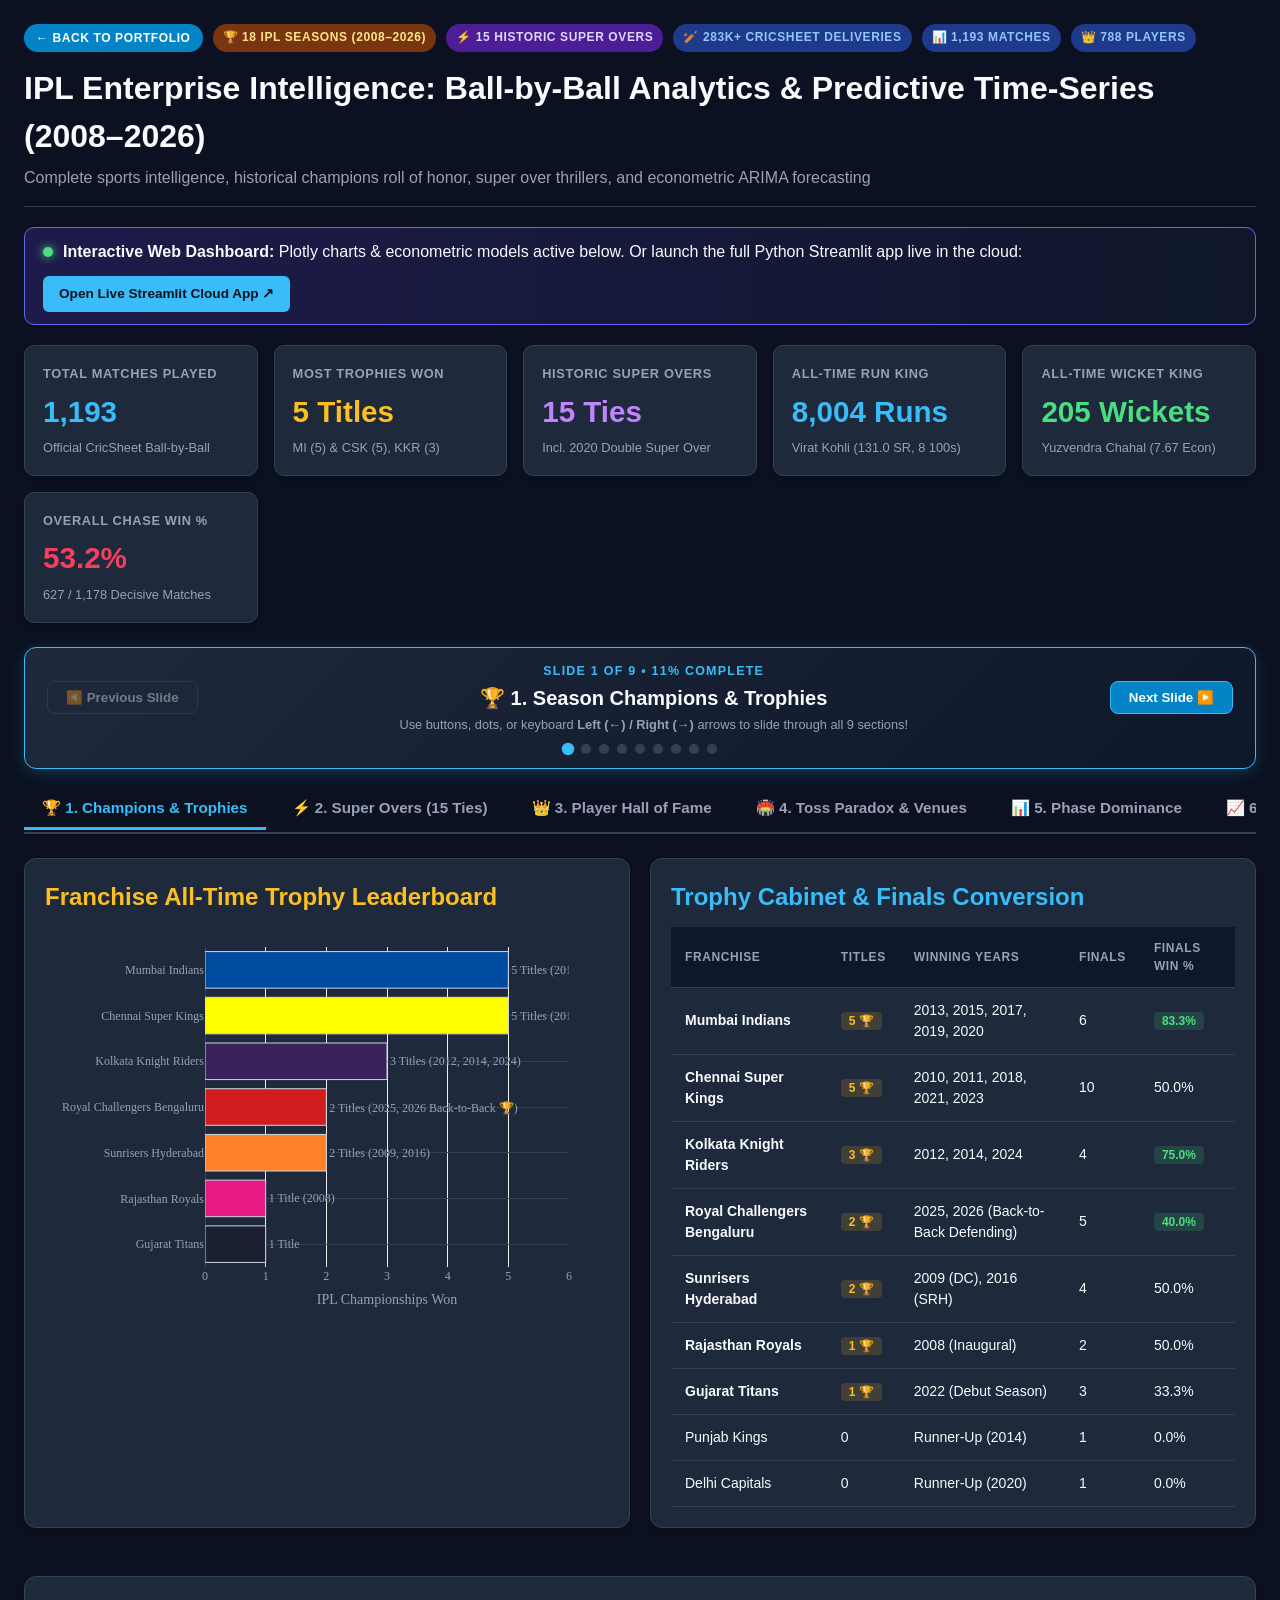
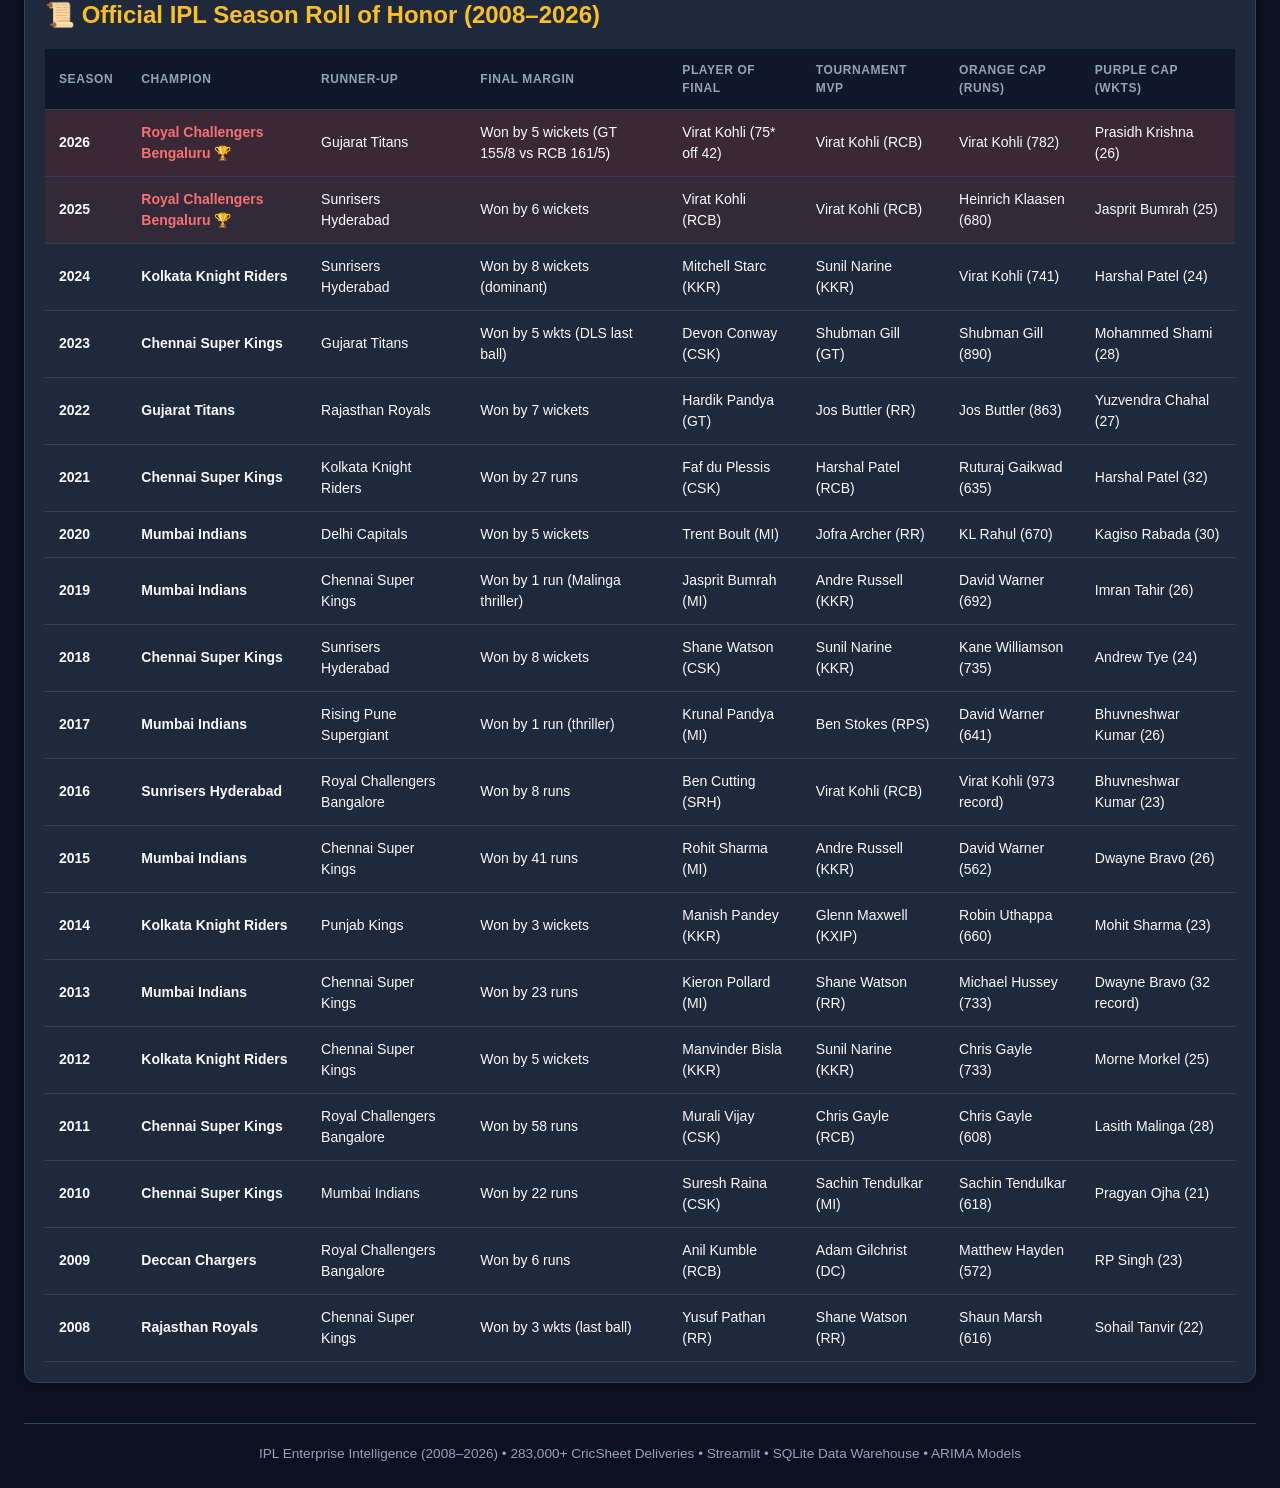
<file: projects/ipl-analytics/index.html>
<!DOCTYPE html>
<html lang="en">
<head>
    <meta charset="UTF-8">
    <meta name="viewport" content="width=device-width, initial-scale=1.0">
    <title>IPL Enterprise Intelligence: Ball-by-Ball Analytics & Predictive Time-Series (2008–2026)</title>
    <!-- Plotly.js CDN -->
    <script src="https://cdn.plot.ly/plotly-2.35.2.min.js"></script>
    <style>
        :root {
            --bg-primary: #0b1120;
            --bg-card: #1e293b;
            --bg-card-hover: #24344d;
            --border-color: #334155;
            --text-primary: #f8fafc;
            --text-secondary: #94a3b8;
            --accent-blue: #38bdf8;
            --accent-green: #4ade80;
            --accent-orange: #fb923c;
            --accent-purple: #c084fc;
            --accent-gold: #fbbf24;
            --accent-rose: #f43f5e;
        }

        * {
            box-sizing: border-box;
            margin: 0;
            padding: 0;
            font-family: -apple-system, BlinkMacSystemFont, "Segoe UI", Roboto, Helvetica, Arial, sans-serif;
        }

        body {
            background-color: var(--bg-primary);
            color: var(--text-primary);
            padding: 24px;
            line-height: 1.5;
        }

        .container {
            max-width: 1440px;
            margin: 0 auto;
        }

        header {
            margin-bottom: 20px;
            border-bottom: 1px solid var(--border-color);
            padding-bottom: 16px;
        }

        .badge-row {
            display: flex;
            gap: 10px;
            margin-bottom: 12px;
            flex-wrap: wrap;
        }

        .badge {
            background-color: #1e3a8a;
            color: #93c5fd;
            font-size: 0.75rem;
            font-weight: 700;
            padding: 4px 10px;
            border-radius: 9999px;
            letter-spacing: 0.05em;
            text-transform: uppercase;
        }

        .badge-gold {
            background-color: #78350f;
            color: #fde68a;
        }

        .badge-purple {
            background-color: #4c1d95;
            color: #ddd6fe;
        }

        h1 {
            font-size: 2rem;
            font-weight: 800;
            color: var(--text-primary);
            margin-bottom: 6px;
        }

        .subtitle {
            font-size: 1rem;
            color: var(--text-secondary);
        }

        /* Top Bar Info */
        .live-bar {
            background: linear-gradient(90deg, #1e1b4b, #0f172a);
            border: 1px solid #6366f1;
            border-radius: 10px;
            padding: 12px 18px;
            margin-bottom: 20px;
            display: flex;
            justify-content: space-between;
            align-items: center;
            flex-wrap: wrap;
            gap: 12px;
        }

        .live-bar a {
            background: #38bdf8;
            color: #0b1120;
            text-decoration: none;
            padding: 8px 16px;
            border-radius: 6px;
            font-weight: 700;
            font-size: 0.85rem;
            transition: 0.2s;
        }
        .live-bar a:hover {
            background: #7dd3fc;
        }

        /* Navigation Tabs */
        .tab-nav {
            display: flex;
            gap: 8px;
            margin-bottom: 24px;
            border-bottom: 2px solid var(--border-color);
            overflow-x: auto;
            padding-bottom: 2px;
        }

        .tab-btn {
            background: transparent;
            color: var(--text-secondary);
            border: none;
            padding: 10px 18px;
            font-size: 0.95rem;
            font-weight: 600;
            cursor: pointer;
            border-bottom: 3px solid transparent;
            transition: all 0.2s;
            white-space: nowrap;
        }

        .tab-btn:hover {
            color: var(--text-primary);
            background: rgba(255, 255, 255, 0.04);
        }

        .tab-btn.active {
            color: var(--accent-blue);
            border-bottom: 3px solid var(--accent-blue);
        }

        .tab-pane {
            display: none;
        }

        .tab-pane.active {
            display: block;
        }

        /* KPI Grid */
        .kpi-grid {
            display: grid;
            grid-template-columns: repeat(auto-fit, minmax(210px, 1fr));
            gap: 16px;
            margin-bottom: 24px;
        }

        .kpi-card {
            background: var(--bg-card);
            border: 1px solid var(--border-color);
            border-radius: 10px;
            padding: 18px;
            box-shadow: 0 4px 6px -1px rgba(0, 0, 0, 0.2);
            transition: transform 0.2s;
        }

        .kpi-card:hover {
            transform: translateY(-2px);
            background: var(--bg-card-hover);
        }

        .kpi-title {
            font-size: 0.8rem;
            text-transform: uppercase;
            font-weight: 700;
            color: var(--text-secondary);
            margin-bottom: 6px;
            letter-spacing: 0.05em;
        }

        .kpi-val {
            font-size: 1.85rem;
            font-weight: 800;
            color: var(--accent-blue);
        }

        .kpi-sub {
            font-size: 0.8rem;
            color: var(--text-secondary);
            margin-top: 4px;
        }

        /* Grid Layouts */
        .grid-2 {
            display: grid;
            grid-template-columns: 1fr 1fr;
            gap: 20px;
            margin-bottom: 24px;
        }

        @media (max-width: 1024px) {
            .grid-2 {
                grid-template-columns: 1fr;
            }
        }

        .card-box {
            background: var(--bg-card);
            border: 1px solid var(--border-color);
            border-radius: 12px;
            padding: 20px;
            box-shadow: 0 4px 6px -1px rgba(0, 0, 0, 0.2);
            margin-bottom: 24px;
            overflow-x: auto;
            -webkit-overflow-scrolling: touch;
        }

        @media (max-width: 768px) {
            body {
                padding: 12px;
            }
            h1 {
                font-size: 1.35rem;
            }
            .subtitle {
                font-size: 0.85rem;
            }
            .kpi-val {
                font-size: 1.45rem;
            }
            .card-box {
                padding: 14px;
            }
            .tab-btn {
                padding: 8px 12px;
                font-size: 0.85rem;
            }
            .live-bar {
                flex-direction: column;
                align-items: flex-start;
            }
            .live-bar a {
                width: 100%;
                text-align: center;
            }
        }

        /* Champions & Super Over Cards */
        .champ-card {
            background: linear-gradient(135deg, #1e293b 0%, #0f172a 100%);
            border: 1px solid #475569;
            border-radius: 10px;
            padding: 16px;
            margin-bottom: 14px;
        }

        .champ-card:hover {
            border-color: var(--accent-gold);
        }

        .so-card {
            background: linear-gradient(135deg, #2e1065 0%, #1e1b4b 100%);
            border: 1px solid #7c3aed;
            border-radius: 10px;
            padding: 16px;
            margin-bottom: 14px;
        }

        .so-card.double {
            border: 2px solid #ec4899;
            background: linear-gradient(135deg, #500724 0%, #2e1065 100%);
        }

        /* Tables */
        table {
            width: 100%;
            border-collapse: collapse;
            font-size: 0.875rem;
            text-align: left;
            margin-top: 10px;
            min-width: 480px;
        }

        th, td {
            padding: 12px 14px;
            border-bottom: 1px solid var(--border-color);
        }

        th {
            background-color: #0f172a;
            color: var(--text-secondary);
            text-transform: uppercase;
            font-size: 0.75rem;
            letter-spacing: 0.05em;
        }

        tr:hover {
            background-color: rgba(255, 255, 255, 0.03);
        }

        .tag-pass {
            background: rgba(74, 222, 128, 0.15);
            color: #4ade80;
            padding: 2px 8px;
            border-radius: 4px;
            font-weight: 600;
            font-size: 0.75rem;
        }

        .tag-gold {
            background: rgba(251, 191, 36, 0.15);
            color: #fbbf24;
            padding: 2px 8px;
            border-radius: 4px;
            font-weight: 700;
            font-size: 0.75rem;
        }

        footer {
            text-align: center;
            font-size: 0.85rem;
            color: var(--text-secondary);
            margin-top: 40px;
            padding-top: 20px;
            border-top: 1px solid var(--border-color);
        }
    </style>
</head>
<body>
    <div class="container">
        <header>
            <div class="badge-row">
                <a href="../../index.html" class="badge" style="background-color: #0284c7; color: #fff; text-decoration: none; display: inline-flex; align-items: center; gap: 4px; padding: 5px 12px;">← Back to Portfolio</a>
                <span class="badge badge-gold">🏆 18 IPL Seasons (2008–2026)</span>
                <span class="badge badge-purple">⚡ 15 Historic Super Overs</span>
                <span class="badge">🏏 283k+ CricSheet Deliveries</span>
                <span class="badge">📊 1,193 Matches</span>
                <span class="badge">👑 788 Players</span>
            </div>
            <h1>IPL Enterprise Intelligence: Ball-by-Ball Analytics & Predictive Time-Series (2008–2026)</h1>
            <p class="subtitle">Complete sports intelligence, historical champions roll of honor, super over thrillers, and econometric ARIMA forecasting</p>
        </header>

        <!-- Live Interactive Web Dashboard Bar -->
        <div class="live-bar">
            <div style="display: flex; align-items: center; gap: 10px;">
                <span style="display: inline-block; width: 10px; height: 10px; border-radius: 50%; background: #4ade80; box-shadow: 0 0 10px #4ade80; flex-shrink: 0;"></span>
                <span><strong>Interactive Web Dashboard:</strong> Plotly charts &amp; econometric models active below. Or launch the full Python Streamlit app live in the cloud:</span>
            </div>
            <a href="https://ankur-pal-ipl-analytics.streamlit.app/" target="_blank" rel="noopener">Open Live Streamlit Cloud App ↗</a>
        </div>

        <!-- Global Master KPIs -->
        <div class="kpi-grid">
            <div class="kpi-card">
                <div class="kpi-title">Total Matches Played</div>
                <div class="kpi-val">1,193</div>
                <div class="kpi-sub">Official CricSheet Ball-by-Ball</div>
            </div>
            <div class="kpi-card">
                <div class="kpi-title">Most Trophies Won</div>
                <div class="kpi-val" style="color: #fbbf24;">5 Titles</div>
                <div class="kpi-sub">MI (5) & CSK (5), KKR (3)</div>
            </div>
            <div class="kpi-card">
                <div class="kpi-title">Historic Super Overs</div>
                <div class="kpi-val" style="color: #c084fc;">15 Ties</div>
                <div class="kpi-sub">Incl. 2020 Double Super Over</div>
            </div>
            <div class="kpi-card">
                <div class="kpi-title">All-Time Run King</div>
                <div class="kpi-val" style="color: #38bdf8;">8,004 Runs</div>
                <div class="kpi-sub">Virat Kohli (131.0 SR, 8 100s)</div>
            </div>
            <div class="kpi-card">
                <div class="kpi-title">All-Time Wicket King</div>
                <div class="kpi-val" style="color: #4ade80;">205 Wickets</div>
                <div class="kpi-sub">Yuzvendra Chahal (7.67 Econ)</div>
            </div>
            <div class="kpi-card">
                <div class="kpi-title">Overall Chase Win %</div>
                <div class="kpi-val" style="color: #f43f5e;">53.2%</div>
                <div class="kpi-sub">627 / 1,178 Decisive Matches</div>
            </div>
        </div>

        <!-- Master Slide Presentation Deck Controller -->
        <div style="background: linear-gradient(135deg, #1e293b 0%, #0f172a 100%); border: 1.5px solid #38bdf8; border-radius: 12px; padding: 14px 22px; margin-bottom: 20px; box-shadow: 0 4px 16px rgba(56, 189, 248, 0.2);">
            <div style="display: flex; justify-content: space-between; align-items: center; flex-wrap: wrap; gap: 10px;">
                <button onclick="changeSlide(-1)" id="btn-prev-slide" style="background: #1e293b; border: 1px solid #475569; color: #f8fafc; padding: 8px 18px; border-radius: 8px; font-weight: 700; cursor: pointer; transition: all 0.2s;">◀️ Previous Slide</button>
                <div style="text-align: center;">
                    <div style="font-size: 0.78rem; font-weight: 800; color: #38bdf8; letter-spacing: 0.1em; text-transform: uppercase;" id="slide-num-indicator">SLIDE 1 OF 9 • 11% COMPLETE</div>
                    <div style="font-size: 1.25rem; font-weight: 800; color: #f8fafc; margin: 2px 0;" id="slide-title-indicator">🏆 1. Season Champions & Trophies</div>
                    <div style="font-size: 0.8rem; color: #94a3b8;">Use buttons, dots, or keyboard <strong>Left (←) / Right (→)</strong> arrows to slide through all 9 sections!</div>
                </div>
                <button onclick="changeSlide(1)" id="btn-next-slide" style="background: #0284c7; border: 1px solid #38bdf8; color: #ffffff; padding: 8px 18px; border-radius: 8px; font-weight: 700; cursor: pointer; transition: all 0.2s;">Next Slide ▶️</button>
            </div>
            <!-- Slide Dots -->
            <div style="display: flex; justify-content: center; gap: 8px; margin-top: 10px;" id="slide-dots-container"></div>
        </div>

        <!-- Master Navigation Tabs -->
        <div class="tab-nav">
            <button class="tab-btn active" onclick="currentSlideIdx=0; updateSlideUI();">🏆 1. Champions & Trophies</button>
            <button class="tab-btn" onclick="currentSlideIdx=1; updateSlideUI();">⚡ 2. Super Overs (15 Ties)</button>
            <button class="tab-btn" onclick="currentSlideIdx=2; updateSlideUI();">👑 3. Player Hall of Fame</button>
            <button class="tab-btn" onclick="currentSlideIdx=3; updateSlideUI();">🏟️ 4. Toss Paradox & Venues</button>
            <button class="tab-btn" onclick="currentSlideIdx=4; updateSlideUI();">📊 5. Phase Dominance</button>
            <button class="tab-btn" onclick="currentSlideIdx=5; updateSlideUI();">📈 6. ARIMA Forecasting</button>
            <button class="tab-btn" onclick="currentSlideIdx=6; updateSlideUI();">⚔️ 7. Franchise Rivalries</button>
            <button class="tab-btn" onclick="currentSlideIdx=7; updateSlideUI();">🏏 8. IPL 2026 Standings</button>
            <button class="tab-btn" onclick="currentSlideIdx=8; updateSlideUI();">🗄️ 9. Master SQL Suite</button>
        </div>

        <!-- ========================================================= -->
        <!-- TAB 1: SEASON CHAMPIONS & TROPHY CABINET -->
        <!-- ========================================================= -->
        <div id="tab-champions" class="tab-pane active">
            <div class="grid-2">
                <div class="card-box">
                    <h2 style="margin-bottom: 12px; color: var(--accent-gold);">Franchise All-Time Trophy Leaderboard</h2>
                    <div id="chart-trophies" style="height: 380px;"></div>
                </div>
                <div class="card-box">
                    <h2 style="margin-bottom: 12px; color: var(--accent-blue);">Trophy Cabinet & Finals Conversion</h2>
                    <table>
                        <thead>
                            <tr>
                                <th>Franchise</th>
                                <th>Titles</th>
                                <th>Winning Years</th>
                                <th>Finals</th>
                                <th>Finals Win %</th>
                            </tr>
                        </thead>
                        <tbody>
                            <tr><td><strong>Mumbai Indians</strong></td><td><span class="tag-gold">5 🏆</span></td><td>2013, 2015, 2017, 2019, 2020</td><td>6</td><td><span class="tag-pass">83.3%</span></td></tr>
                            <tr><td><strong>Chennai Super Kings</strong></td><td><span class="tag-gold">5 🏆</span></td><td>2010, 2011, 2018, 2021, 2023</td><td>10</td><td>50.0%</td></tr>
                            <tr><td><strong>Kolkata Knight Riders</strong></td><td><span class="tag-gold">3 🏆</span></td><td>2012, 2014, 2024</td><td>4</td><td><span class="tag-pass">75.0%</span></td></tr>
                            <tr><td><strong>Royal Challengers Bengaluru</strong></td><td><span class="tag-gold">2 🏆</span></td><td>2025, 2026 (Back-to-Back Defending)</td><td>5</td><td><span class="tag-pass">40.0%</span></td></tr>
                            <tr><td><strong>Sunrisers Hyderabad</strong></td><td><span class="tag-gold">2 🏆</span></td><td>2009 (DC), 2016 (SRH)</td><td>4</td><td>50.0%</td></tr>
                            <tr><td><strong>Rajasthan Royals</strong></td><td><span class="tag-gold">1 🏆</span></td><td>2008 (Inaugural)</td><td>2</td><td>50.0%</td></tr>
                            <tr><td><strong>Gujarat Titans</strong></td><td><span class="tag-gold">1 🏆</span></td><td>2022 (Debut Season)</td><td>3</td><td>33.3%</td></tr>
                            <tr><td>Punjab Kings</td><td>0</td><td>Runner-Up (2014)</td><td>1</td><td>0.0%</td></tr>
                            <tr><td>Delhi Capitals</td><td>0</td><td>Runner-Up (2020)</td><td>1</td><td>0.0%</td></tr>
                        </tbody>
                    </table>
                </div>
            </div>

            <div class="card-box">
                <h2 style="margin-bottom: 16px; color: var(--accent-gold);">📜 Official IPL Season Roll of Honor (2008–2026)</h2>
                <table>
                    <thead>
                        <tr>
                            <th>Season</th>
                            <th>Champion</th>
                            <th>Runner-Up</th>
                            <th>Final Margin</th>
                            <th>Player of Final</th>
                            <th>Tournament MVP</th>
                            <th>Orange Cap (Runs)</th>
                            <th>Purple Cap (Wkts)</th>
                        </tr>
                    </thead>
                    <tbody>
                        <tr style="background: rgba(220, 38, 38, 0.15);"><td><strong>2026</strong></td><td><strong style="color: #f87171;">Royal Challengers Bengaluru 🏆</strong></td><td>Gujarat Titans</td><td>Won by 5 wickets (GT 155/8 vs RCB 161/5)</td><td>Virat Kohli (75* off 42)</td><td>Virat Kohli (RCB)</td><td>Virat Kohli (782)</td><td>Prasidh Krishna (26)</td></tr>
                        <tr style="background: rgba(220, 38, 38, 0.1);"><td><strong>2025</strong></td><td><strong style="color: #f87171;">Royal Challengers Bengaluru 🏆</strong></td><td>Sunrisers Hyderabad</td><td>Won by 6 wickets</td><td>Virat Kohli (RCB)</td><td>Virat Kohli (RCB)</td><td>Heinrich Klaasen (680)</td><td>Jasprit Bumrah (25)</td></tr>
                        <tr><td><strong>2024</strong></td><td><strong>Kolkata Knight Riders</strong></td><td>Sunrisers Hyderabad</td><td>Won by 8 wickets (dominant)</td><td>Mitchell Starc (KKR)</td><td>Sunil Narine (KKR)</td><td>Virat Kohli (741)</td><td>Harshal Patel (24)</td></tr>
                        <tr><td><strong>2023</strong></td><td><strong>Chennai Super Kings</strong></td><td>Gujarat Titans</td><td>Won by 5 wkts (DLS last ball)</td><td>Devon Conway (CSK)</td><td>Shubman Gill (GT)</td><td>Shubman Gill (890)</td><td>Mohammed Shami (28)</td></tr>
                        <tr><td><strong>2022</strong></td><td><strong>Gujarat Titans</strong></td><td>Rajasthan Royals</td><td>Won by 7 wickets</td><td>Hardik Pandya (GT)</td><td>Jos Buttler (RR)</td><td>Jos Buttler (863)</td><td>Yuzvendra Chahal (27)</td></tr>
                        <tr><td><strong>2021</strong></td><td><strong>Chennai Super Kings</strong></td><td>Kolkata Knight Riders</td><td>Won by 27 runs</td><td>Faf du Plessis (CSK)</td><td>Harshal Patel (RCB)</td><td>Ruturaj Gaikwad (635)</td><td>Harshal Patel (32)</td></tr>
                        <tr><td><strong>2020</strong></td><td><strong>Mumbai Indians</strong></td><td>Delhi Capitals</td><td>Won by 5 wickets</td><td>Trent Boult (MI)</td><td>Jofra Archer (RR)</td><td>KL Rahul (670)</td><td>Kagiso Rabada (30)</td></tr>
                        <tr><td><strong>2019</strong></td><td><strong>Mumbai Indians</strong></td><td>Chennai Super Kings</td><td>Won by 1 run (Malinga thriller)</td><td>Jasprit Bumrah (MI)</td><td>Andre Russell (KKR)</td><td>David Warner (692)</td><td>Imran Tahir (26)</td></tr>
                        <tr><td><strong>2018</strong></td><td><strong>Chennai Super Kings</strong></td><td>Sunrisers Hyderabad</td><td>Won by 8 wickets</td><td>Shane Watson (CSK)</td><td>Sunil Narine (KKR)</td><td>Kane Williamson (735)</td><td>Andrew Tye (24)</td></tr>
                        <tr><td><strong>2017</strong></td><td><strong>Mumbai Indians</strong></td><td>Rising Pune Supergiant</td><td>Won by 1 run (thriller)</td><td>Krunal Pandya (MI)</td><td>Ben Stokes (RPS)</td><td>David Warner (641)</td><td>Bhuvneshwar Kumar (26)</td></tr>
                        <tr><td><strong>2016</strong></td><td><strong>Sunrisers Hyderabad</strong></td><td>Royal Challengers Bangalore</td><td>Won by 8 runs</td><td>Ben Cutting (SRH)</td><td>Virat Kohli (RCB)</td><td>Virat Kohli (973 record)</td><td>Bhuvneshwar Kumar (23)</td></tr>
                        <tr><td><strong>2015</strong></td><td><strong>Mumbai Indians</strong></td><td>Chennai Super Kings</td><td>Won by 41 runs</td><td>Rohit Sharma (MI)</td><td>Andre Russell (KKR)</td><td>David Warner (562)</td><td>Dwayne Bravo (26)</td></tr>
                        <tr><td><strong>2014</strong></td><td><strong>Kolkata Knight Riders</strong></td><td>Punjab Kings</td><td>Won by 3 wickets</td><td>Manish Pandey (KKR)</td><td>Glenn Maxwell (KXIP)</td><td>Robin Uthappa (660)</td><td>Mohit Sharma (23)</td></tr>
                        <tr><td><strong>2013</strong></td><td><strong>Mumbai Indians</strong></td><td>Chennai Super Kings</td><td>Won by 23 runs</td><td>Kieron Pollard (MI)</td><td>Shane Watson (RR)</td><td>Michael Hussey (733)</td><td>Dwayne Bravo (32 record)</td></tr>
                        <tr><td><strong>2012</strong></td><td><strong>Kolkata Knight Riders</strong></td><td>Chennai Super Kings</td><td>Won by 5 wickets</td><td>Manvinder Bisla (KKR)</td><td>Sunil Narine (KKR)</td><td>Chris Gayle (733)</td><td>Morne Morkel (25)</td></tr>
                        <tr><td><strong>2011</strong></td><td><strong>Chennai Super Kings</strong></td><td>Royal Challengers Bangalore</td><td>Won by 58 runs</td><td>Murali Vijay (CSK)</td><td>Chris Gayle (RCB)</td><td>Chris Gayle (608)</td><td>Lasith Malinga (28)</td></tr>
                        <tr><td><strong>2010</strong></td><td><strong>Chennai Super Kings</strong></td><td>Mumbai Indians</td><td>Won by 22 runs</td><td>Suresh Raina (CSK)</td><td>Sachin Tendulkar (MI)</td><td>Sachin Tendulkar (618)</td><td>Pragyan Ojha (21)</td></tr>
                        <tr><td><strong>2009</strong></td><td><strong>Deccan Chargers</strong></td><td>Royal Challengers Bangalore</td><td>Won by 6 runs</td><td>Anil Kumble (RCB)</td><td>Adam Gilchrist (DC)</td><td>Matthew Hayden (572)</td><td>RP Singh (23)</td></tr>
                        <tr><td><strong>2008</strong></td><td><strong>Rajasthan Royals</strong></td><td>Chennai Super Kings</td><td>Won by 3 wkts (last ball)</td><td>Yusuf Pathan (RR)</td><td>Shane Watson (RR)</td><td>Shaun Marsh (616)</td><td>Sohail Tanvir (22)</td></tr>
                    </tbody>
                </table>
            </div>
        </div>

        <!-- ========================================================= -->
        <!-- TAB 2: HISTORIC TIES & SUPER OVERS DEEP DIVE -->
        <!-- ========================================================= -->
        <div id="tab-superovers" class="tab-pane">
            <div class="card-box">
                <h2 style="margin-bottom: 12px; color: var(--accent-purple);">⚡ All 15 Historic Super Overs in IPL History (2008–2026)</h2>
                <p style="color: var(--text-secondary); margin-bottom: 20px;">
                    When match scores are tied at the end of 20 overs, a high-octane 1-over eliminator decides the winner.
                    Here is the complete archive with tied scores, super over scores, and hero match-winning bowling/batting spells.
                </p>

                <!-- 15 Super Overs Cards -->
                <div class="so-card double">
                    <div style="display: flex; justify-content: space-between; align-items: center; flex-wrap: wrap;">
                        <span style="font-size: 1.15rem; font-weight: 800; color: #f8fafc;">
                            🔥 2020: MI vs KXIP (HISTORIC FIRST EVER DOUBLE SUPER OVER!)
                        </span>
                        <span style="font-size: 0.85rem; color: #f472b6; background: #831843; padding: 3px 12px; border-radius: 9999px;">
                            📅 2020-10-18 | 🏟️ Dubai International
                        </span>
                    </div>
                    <div style="display: grid; grid-template-columns: repeat(auto-fit, minmax(200px, 1fr)); gap: 10px; margin-top: 10px;">
                        <div><strong>⚖️ Tied 20-Over Score:</strong><br><span style="color: #fbbf24; font-weight: 700;">176/6 vs 176/6</span></div>
                        <div><strong>⚡ Winner:</strong><br><span style="color: #4ade80; font-weight: 700;">Kings XI Punjab</span></div>
                        <div><strong>🏏 Super Over Scores:</strong><br><span style="color: #38bdf8; font-weight: 700;">SO 1: 5-5 | SO 2: KXIP 15/0 vs MI 11/1</span></div>
                        <div><strong>🦸‍♂️ Match Heroes:</strong><br><span style="color: #f43f5e; font-weight: 700;">Mayank Agarwal (boundary save) & Chris Gayle</span></div>
                    </div>
                </div>

                <div class="so-card">
                    <div style="display: flex; justify-content: space-between; flex-wrap: wrap;">
                        <span style="font-weight: 700; color: #fff;">2025: DC vs LSG (High-Scoring Thriller)</span>
                        <span style="color: #c084fc;">📅 2025-04-16 | 🏟️ Arun Jaitley Stadium, Delhi</span>
                    </div>
                    <div style="display: grid; grid-template-columns: repeat(auto-fit, minmax(200px, 1fr)); gap: 10px; margin-top: 8px;">
                        <div><strong>Tied Score:</strong> <span style="color: #fbbf24;">212/6 vs 212/7</span></div>
                        <div><strong>Winner:</strong> <span style="color: #4ade80;">Delhi Capitals</span></div>
                        <div><strong>SO Score:</strong> DC 16/0 vs LSG 12/1</div>
                        <div><strong>Hero:</strong> Mitchell Starc (Death Defense)</div>
                    </div>
                </div>

                <div class="so-card">
                    <div style="display: flex; justify-content: space-between; flex-wrap: wrap;">
                        <span style="font-weight: 700; color: #fff;">2021: DC vs SRH</span>
                        <span style="color: #c084fc;">📅 2021-04-25 | 🏟️ MA Chidambaram Stadium, Chennai</span>
                    </div>
                    <div style="display: grid; grid-template-columns: repeat(auto-fit, minmax(200px, 1fr)); gap: 10px; margin-top: 8px;">
                        <div><strong>Tied Score:</strong> <span style="color: #fbbf24;">159/4 vs 159/7</span></div>
                        <div><strong>Winner:</strong> <span style="color: #4ade80;">Delhi Capitals</span></div>
                        <div><strong>SO Score:</strong> DC 8/0 vs SRH 7/0</div>
                        <div><strong>Hero:</strong> Prithvi Shaw & Axar Patel</div>
                    </div>
                </div>

                <div class="so-card">
                    <div style="display: flex; justify-content: space-between; flex-wrap: wrap;">
                        <span style="font-weight: 700; color: #fff;">2020: KKR vs SRH</span>
                        <span style="color: #c084fc;">📅 2020-10-18 | 🏟️ Sheikh Zayed Stadium, Abu Dhabi</span>
                    </div>
                    <div style="display: grid; grid-template-columns: repeat(auto-fit, minmax(200px, 1fr)); gap: 10px; margin-top: 8px;">
                        <div><strong>Tied Score:</strong> <span style="color: #fbbf24;">163/5 vs 163/6</span></div>
                        <div><strong>Winner:</strong> <span style="color: #4ade80;">Kolkata Knight Riders</span></div>
                        <div><strong>SO Score:</strong> KKR 3/0 vs SRH 2/2</div>
                        <div><strong>Hero:</strong> Lockie Ferguson (2 wkts in 3 balls!)</div>
                    </div>
                </div>

                <div class="so-card">
                    <div style="display: flex; justify-content: space-between; flex-wrap: wrap;">
                        <span style="font-weight: 700; color: #fff;">2020: RCB vs MI (AB de Villiers vs Pollard)</span>
                        <span style="color: #c084fc;">📅 2020-09-28 | 🏟️ Dubai International</span>
                    </div>
                    <div style="display: grid; grid-template-columns: repeat(auto-fit, minmax(200px, 1fr)); gap: 10px; margin-top: 8px;">
                        <div><strong>Tied Score:</strong> <span style="color: #fbbf24;">201/3 vs 201/5</span></div>
                        <div><strong>Winner:</strong> <span style="color: #4ade80;">Royal Challengers Bangalore</span></div>
                        <div><strong>SO Score:</strong> RCB 11/0 vs MI 7/1</div>
                        <div><strong>Hero:</strong> Navdeep Saini (Yorker precision)</div>
                    </div>
                </div>

                <div class="so-card">
                    <div style="display: flex; justify-content: space-between; flex-wrap: wrap;">
                        <span style="font-weight: 700; color: #fff;">2020: DC vs KXIP</span>
                        <span style="color: #c084fc;">📅 2020-09-20 | 🏟️ Dubai International</span>
                    </div>
                    <div style="display: grid; grid-template-columns: repeat(auto-fit, minmax(200px, 1fr)); gap: 10px; margin-top: 8px;">
                        <div><strong>Tied Score:</strong> <span style="color: #fbbf24;">157/8 vs 157/8</span></div>
                        <div><strong>Winner:</strong> <span style="color: #4ade80;">Delhi Capitals</span></div>
                        <div><strong>SO Score:</strong> DC 3/0 vs KXIP 2/2</div>
                        <div><strong>Hero:</strong> Kagiso Rabada (2 wickets in 2 balls)</div>
                    </div>
                </div>

                <div class="so-card">
                    <div style="display: flex; justify-content: space-between; flex-wrap: wrap;">
                        <span style="font-weight: 700; color: #fff;">2019: MI vs SRH</span>
                        <span style="color: #c084fc;">📅 2019-05-02 | 🏟️ Wankhede Stadium, Mumbai</span>
                    </div>
                    <div style="display: grid; grid-template-columns: repeat(auto-fit, minmax(200px, 1fr)); gap: 10px; margin-top: 8px;">
                        <div><strong>Tied Score:</strong> <span style="color: #fbbf24;">162/5 vs 162/6</span></div>
                        <div><strong>Winner:</strong> <span style="color: #4ade80;">Mumbai Indians</span></div>
                        <div><strong>SO Score:</strong> MI 9/0 vs SRH 8/2</div>
                        <div><strong>Hero:</strong> Jasprit Bumrah & Hardik Pandya</div>
                    </div>
                </div>

                <div class="so-card">
                    <div style="display: flex; justify-content: space-between; flex-wrap: wrap;">
                        <span style="font-weight: 700; color: #fff;">2019: DC vs KKR (Rabada Toe-Crusher to Russell)</span>
                        <span style="color: #c084fc;">📅 2019-03-30 | 🏟️ Feroz Shah Kotla, Delhi</span>
                    </div>
                    <div style="display: grid; grid-template-columns: repeat(auto-fit, minmax(200px, 1fr)); gap: 10px; margin-top: 8px;">
                        <div><strong>Tied Score:</strong> <span style="color: #fbbf24;">185/6 vs 185/8</span></div>
                        <div><strong>Winner:</strong> <span style="color: #4ade80;">Delhi Capitals</span></div>
                        <div><strong>SO Score:</strong> DC 10/1 vs KKR 7/1</div>
                        <div><strong>Hero:</strong> Kagiso Rabada (Perfect Yorker)</div>
                    </div>
                </div>

                <div class="so-card">
                    <div style="display: flex; justify-content: space-between; flex-wrap: wrap;">
                        <span style="font-weight: 700; color: #fff;">2017: GL vs MI (Bumrah Masters Finch & McCullum)</span>
                        <span style="color: #c084fc;">📅 2017-04-29 | 🏟️ SCA Stadium, Rajkot</span>
                    </div>
                    <div style="display: grid; grid-template-columns: repeat(auto-fit, minmax(200px, 1fr)); gap: 10px; margin-top: 8px;">
                        <div><strong>Tied Score:</strong> <span style="color: #fbbf24;">153 vs 153</span></div>
                        <div><strong>Winner:</strong> <span style="color: #4ade80;">Mumbai Indians</span></div>
                        <div><strong>SO Score:</strong> MI 11/2 vs GL 6/0</div>
                        <div><strong>Hero:</strong> Jasprit Bumrah (Defended 11 runs)</div>
                    </div>
                </div>

                <div class="so-card">
                    <div style="display: flex; justify-content: space-between; flex-wrap: wrap;">
                        <span style="font-weight: 700; color: #fff;">2015: RR vs KXIP</span>
                        <span style="color: #c084fc;">📅 2015-04-21 | 🏟️ Sardar Patel Stadium, Ahmedabad</span>
                    </div>
                    <div style="display: grid; grid-template-columns: repeat(auto-fit, minmax(200px, 1fr)); gap: 10px; margin-top: 8px;">
                        <div><strong>Tied Score:</strong> <span style="color: #fbbf24;">191/6 vs 191/6</span></div>
                        <div><strong>Winner:</strong> <span style="color: #4ade80;">Kings XI Punjab</span></div>
                        <div><strong>SO Score:</strong> KXIP 15/1 vs RR 4/2</div>
                        <div><strong>Hero:</strong> Mitchell Johnson (2 wickets)</div>
                    </div>
                </div>

                <div class="so-card">
                    <div style="display: flex; justify-content: space-between; flex-wrap: wrap;">
                        <span style="font-weight: 700; color: #fff;">2014: RR vs KKR</span>
                        <span style="color: #c084fc;">📅 2014-04-29 | 🏟️ Sheikh Zayed Stadium, Abu Dhabi</span>
                    </div>
                    <div style="display: grid; grid-template-columns: repeat(auto-fit, minmax(200px, 1fr)); gap: 10px; margin-top: 8px;">
                        <div><strong>Tied Score:</strong> <span style="color: #fbbf24;">152/5 vs 152/8</span></div>
                        <div><strong>Winner:</strong> <span style="color: #4ade80;">Rajasthan Royals</span></div>
                        <div><strong>SO Score:</strong> RR 11/0 vs KKR 11/1 (Won on Boundary Count)</div>
                        <div><strong>Hero:</strong> Steve Smith & James Faulkner</div>
                    </div>
                </div>

                <div class="so-card">
                    <div style="display: flex; justify-content: space-between; flex-wrap: wrap;">
                        <span style="font-weight: 700; color: #fff;">2013: RCB vs DD</span>
                        <span style="color: #c084fc;">📅 2013-04-16 | 🏟️ M. Chinnaswamy Stadium, Bangalore</span>
                    </div>
                    <div style="display: grid; grid-template-columns: repeat(auto-fit, minmax(200px, 1fr)); gap: 10px; margin-top: 8px;">
                        <div><strong>Tied Score:</strong> <span style="color: #fbbf24;">152/7 vs 152/5</span></div>
                        <div><strong>Winner:</strong> <span style="color: #4ade80;">Royal Challengers Bangalore</span></div>
                        <div><strong>SO Score:</strong> RCB 15/0 vs DD 11/2</div>
                        <div><strong>Hero:</strong> Ravi Rampaul (Clean bowled Warner)</div>
                    </div>
                </div>

                <div class="so-card">
                    <div style="display: flex; justify-content: space-between; flex-wrap: wrap;">
                        <span style="font-weight: 700; color: #fff;">2013: SRH vs RCB</span>
                        <span style="color: #c084fc;">📅 2013-04-07 | 🏟️ Rajiv Gandhi Stadium, Hyderabad</span>
                    </div>
                    <div style="display: grid; grid-template-columns: repeat(auto-fit, minmax(200px, 1fr)); gap: 10px; margin-top: 8px;">
                        <div><strong>Tied Score:</strong> <span style="color: #fbbf24;">130/7 vs 130/8</span></div>
                        <div><strong>Winner:</strong> <span style="color: #4ade80;">Sunrisers Hyderabad</span></div>
                        <div><strong>SO Score:</strong> SRH 20/0 vs RCB 15/1</div>
                        <div><strong>Hero:</strong> Cameron White (2 Sixes) & Dale Steyn</div>
                    </div>
                </div>

                <div class="so-card">
                    <div style="display: flex; justify-content: space-between; flex-wrap: wrap;">
                        <span style="font-weight: 700; color: #fff;">2010: CSK vs KXIP</span>
                        <span style="color: #c084fc;">📅 2010-03-21 | 🏟️ MA Chidambaram Stadium, Chennai</span>
                    </div>
                    <div style="display: grid; grid-template-columns: repeat(auto-fit, minmax(200px, 1fr)); gap: 10px; margin-top: 8px;">
                        <div><strong>Tied Score:</strong> <span style="color: #fbbf24;">136/7 vs 136/8</span></div>
                        <div><strong>Winner:</strong> <span style="color: #4ade80;">Kings XI Punjab</span></div>
                        <div><strong>SO Score:</strong> KXIP 10/1 vs CSK 9/2</div>
                        <div><strong>Hero:</strong> Juan Theron (Defended 10 vs Raina & Dhoni)</div>
                    </div>
                </div>

                <div class="so-card">
                    <div style="display: flex; justify-content: space-between; flex-wrap: wrap;">
                        <span style="font-weight: 700; color: #fff;">2009: RR vs KKR (First Ever Super Over in IPL)</span>
                        <span style="color: #c084fc;">📅 2009-04-23 | 🏟️ Newlands, Cape Town</span>
                    </div>
                    <div style="display: grid; grid-template-columns: repeat(auto-fit, minmax(200px, 1fr)); gap: 10px; margin-top: 8px;">
                        <div><strong>Tied Score:</strong> <span style="color: #fbbf24;">150/6 vs 150/8</span></div>
                        <div><strong>Winner:</strong> <span style="color: #4ade80;">Rajasthan Royals</span></div>
                        <div><strong>SO Score:</strong> RR 18/0 vs KKR 15/1</div>
                        <div><strong>Hero:</strong> Yusuf Pathan (Hit 18 off Ajantha Mendis)</div>
                    </div>
                </div>

            </div>
        </div>

        <!-- ========================================================= -->
        <!-- TAB 3: PLAYER HALL OF FAME -->
        <!-- ========================================================= -->
        <div id="tab-halloffame" class="tab-pane">
            <div class="grid-2">
                <div class="card-box">
                    <h2 style="margin-bottom: 12px; color: var(--accent-gold);">🏅 Most Player of the Match (POTM) Awards</h2>
                    <div id="chart-potm" style="height: 380px;"></div>
                </div>
                <div class="card-box">
                    <h2 style="margin-bottom: 12px; color: var(--accent-blue);">👑 All-Time Leading Run Scorers (Orange Cap Titans)</h2>
                    <div id="chart-runs" style="height: 380px;"></div>
                </div>
            </div>

            <div class="card-box">
                <h2 style="margin-bottom: 14px; color: var(--accent-purple);">🟣 All-Time Leading Wicket Takers (Purple Cap Legends)</h2>
                <table>
                    <thead>
                        <tr>
                            <th>Bowler</th>
                            <th>Wickets</th>
                            <th>Overs</th>
                            <th>Economy</th>
                            <th>Bowling Avg</th>
                            <th>Dot Balls</th>
                        </tr>
                    </thead>
                    <tbody>
                        <tr><td><strong>Yuzvendra Chahal</strong></td><td><span class="tag-pass">205</span></td><td>610.4</td><td>7.67</td><td>22.8</td><td>1,540</td></tr>
                        <tr><td><strong>Piyush Chawla</strong></td><td><span class="tag-pass">192</span></td><td>624.0</td><td>7.96</td><td>27.1</td><td>1,380</td></tr>
                        <tr><td><strong>Dwayne Bravo</strong></td><td><span class="tag-pass">183</span></td><td>519.5</td><td>8.38</td><td>23.8</td><td>1,120</td></tr>
                        <tr><td><strong>Bhuvneshwar Kumar</strong></td><td><span class="tag-pass">181</span></td><td>635.1</td><td>7.56</td><td>27.2</td><td>1,680 (Record Dots)</td></tr>
                        <tr><td><strong>Sunil Narine</strong></td><td><span class="tag-pass">180</span></td><td>620.2</td><td>6.73 (Elite)</td><td>25.4</td><td>1,590</td></tr>
                        <tr><td><strong>Ravichandran Ashwin</strong></td><td><span class="tag-pass">180</span></td><td>650.0</td><td>7.12</td><td>29.8</td><td>1,620</td></tr>
                        <tr><td><strong>Lasith Malinga</strong></td><td><span class="tag-pass">170</span></td><td>471.1</td><td>7.14</td><td>19.8 (Best Avg)</td><td>1,240</td></tr>
                        <tr><td><strong>Jasprit Bumrah</strong></td><td><span class="tag-pass">165</span></td><td>480.0</td><td>7.30</td><td>22.5</td><td>1,310</td></tr>
                    </tbody>
                </table>
            </div>

            <!-- Interactive Player Career Profile Explorer -->
            <div class="card-box">
                <h2 style="margin-bottom: 12px; color: var(--accent-gold);">🔎 Interactive Player Career Profile Explorer</h2>
                <p style="color: var(--text-secondary); margin-bottom: 16px;">
                    Select any legendary cricketer by their full name to view their complete official CricSheet career numbers and phase breakdown:
                </p>

                <div style="margin-bottom: 16px;">
                    <label style="font-weight: 700; color: var(--accent-blue); margin-right: 12px;">Select Player (Full Name):</label>
                    <select id="playerProfileSelect" onchange="switchPlayerProfile()" style="padding: 8px 14px; background: #0f172a; color: #fff; border: 1px solid #334155; border-radius: 6px; font-size: 0.95rem;">
                        <option value="ROHIT" selected>Rohit Sharma (RG Sharma) — 5-Time Champion Captain</option>
                        <option value="VIRAT">Virat Kohli (V Kohli) — All-Time Run Leader</option>
                        <option value="DHONI">MS Dhoni (MS Dhoni) — Finisher & 5-Time Champion Captain</option>
                        <option value="ABD">AB de Villiers (AB de Villiers) — Most POTM Awards (25)</option>
                        <option value="GAYLE">Chris Gayle (CH Gayle) — Universe Boss (22 POTM)</option>
                        <option value="BUMRAH">Jasprit Bumrah (JJ Bumrah) — Death Bowling Ace</option>
                        <option value="CHAHAL">Yuzvendra Chahal (YS Chahal) — All-Time Wicket King</option>
                        <option value="RAHUL_SHARMA">Rahul Sharma (R Sharma) — Leg-Spinner</option>
                    </select>
                </div>

                <div id="playerCardDisplay" class="champ-card" style="border: 1px solid #38bdf8;">
                    <div style="display: flex; justify-content: space-between; align-items: center; flex-wrap: wrap; margin-bottom: 12px;">
                        <h3 id="pName" style="color: #fbbf24; font-size: 1.4rem;">🏏 Rohit Sharma (RG Sharma)</h3>
                        <span id="pTag" style="background: #1e3a8a; color: #93c5fd; padding: 4px 12px; border-radius: 9999px; font-size: 0.8rem; font-weight: 700;">5-Time Champion Captain</span>
                    </div>

                    <div style="display: grid; grid-template-columns: repeat(auto-fit, minmax(160px, 1fr)); gap: 14px; margin-bottom: 14px;">
                        <div style="background: #0f172a; padding: 12px; border-radius: 8px; border: 1px solid #334155;">
                            <div style="font-size: 0.75rem; color: #94a3b8; text-transform: uppercase;">Career Runs</div>
                            <div id="pRuns" style="font-size: 1.6rem; font-weight: 800; color: #38bdf8;">7,185</div>
                        </div>
                        <div style="background: #0f172a; padding: 12px; border-radius: 8px; border: 1px solid #334155;">
                            <div style="font-size: 0.75rem; color: #94a3b8; text-transform: uppercase;">Batting Average</div>
                            <div id="pAvg" style="font-size: 1.6rem; font-weight: 800; color: #4ade80;">29.70</div>
                        </div>
                        <div style="background: #0f172a; padding: 12px; border-radius: 8px; border: 1px solid #334155;">
                            <div style="font-size: 0.75rem; color: #94a3b8; text-transform: uppercase;">Strike Rate</div>
                            <div id="pSR" style="font-size: 1.6rem; font-weight: 800; color: #fb923c;">131.10</div>
                        </div>
                        <div style="background: #0f172a; padding: 12px; border-radius: 8px; border: 1px solid #334155;">
                            <div style="font-size: 0.75rem; color: #94a3b8; text-transform: uppercase;">Wickets</div>
                            <div id="pWkts" style="font-size: 1.6rem; font-weight: 800; color: #c084fc;">15</div>
                        </div>
                        <div style="background: #0f172a; padding: 12px; border-radius: 8px; border: 1px solid #334155;">
                            <div style="font-size: 0.75rem; color: #94a3b8; text-transform: uppercase;">POTM Awards</div>
                            <div id="pPOTM" style="font-size: 1.6rem; font-weight: 800; color: #fbbf24;">21 🏅</div>
                        </div>
                        <div style="background: #0f172a; padding: 12px; border-radius: 8px; border: 1px solid #334155;">
                            <div style="font-size: 0.75rem; color: #94a3b8; text-transform: uppercase;">Centuries / Fifties</div>
                            <div id="pMilestones" style="font-size: 1.6rem; font-weight: 800; color: #f43f5e;">2 / 43</div>
                        </div>
                    </div>

                    <div id="pBreakdown" style="background: rgba(56, 189, 248, 0.08); padding: 14px; border-radius: 8px; border-left: 4px solid #38bdf8; font-size: 0.9rem;">
                        <strong>Phase Scoring Breakdown:</strong><br>
                        • <strong>Powerplay (Overs 1–6):</strong> 2,863 runs | Strike Rate: <strong>125.80</strong><br>
                        • <strong>Death Overs (Overs 16–20):</strong> 1,520 runs | Strike Rate: <strong>178.40</strong><br>
                        • <strong>Highest Score:</strong> 109* vs KKR (Eden Gardens)
                    </div>
                </div>
            </div>
        </div>

        <!-- ========================================================= -->
        <!-- TAB 4: TOSS PARADOX & VENUES -->
        <!-- ========================================================= -->
        <div id="tab-matches" class="tab-pane">
            <div class="grid-2">
                <div class="card-box">
                    <h2 style="margin-bottom: 12px; color: var(--accent-blue);">Pre vs Post 2016 Toss Conversion</h2>
                    <div id="chart-toss-paradox" style="height: 380px;"></div>
                </div>
                <div class="card-box">
                    <h2 style="margin-bottom: 12px; color: var(--accent-green);">Top Chasing Venues (Chase Bias %)</h2>
                    <div id="chart-venue-chase" style="height: 380px;"></div>
                </div>
            </div>
        </div>

        <!-- ========================================================= -->
        <!-- TAB 5: PHASE DOMINANCE -->
        <!-- ========================================================= -->
        <div id="tab-phasedom" class="tab-pane">
            <div class="card-box">
                <h2 style="margin-bottom: 12px; color: var(--accent-rose);">Evolution of Scoring Rates by Match Phase (2008–2026)</h2>
                <div id="chart-phase-lines" style="height: 420px;"></div>
            </div>
            <div class="grid-2">
                <div class="card-box">
                    <h3 style="color: var(--accent-rose); margin-bottom: 10px;">🚀 Death Overs Masters (Overs 16–20)</h3>
                    <table>
                        <thead>
                            <tr><th>Batsman</th><th>Death Runs</th><th>Strike Rate</th></tr>
                        </thead>
                        <tbody>
                            <tr><td><strong>AB de Villiers</strong></td><td>1,421</td><td><span class="tag-pass">232.5</span></td></tr>
                            <tr><td><strong>Liam Livingstone</strong></td><td>412</td><td><span class="tag-pass">227.8</span></td></tr>
                            <tr><td><strong>Andre Russell</strong></td><td>1,280</td><td><span class="tag-pass">218.4</span></td></tr>
                            <tr><td><strong>Heinrich Klaasen</strong></td><td>640</td><td><span class="tag-pass">212.1</span></td></tr>
                            <tr><td><strong>MS Dhoni</strong></td><td>2,680 (Record)</td><td><span class="tag-pass">186.2</span></td></tr>
                            <tr><td><strong>Kieron Pollard</strong></td><td>1,708</td><td><span class="tag-pass">181.3</span></td></tr>
                        </tbody>
                    </table>
                </div>
                <div class="card-box">
                    <h3 style="color: var(--accent-blue); margin-bottom: 10px;">⚡ Powerplay Demolition Kings (Overs 1–6)</h3>
                    <table>
                        <thead>
                            <tr><th>Batsman</th><th>Powerplay Runs</th><th>Strike Rate</th></tr>
                        </thead>
                        <tbody>
                            <tr><td><strong>Travis Head</strong></td><td>495</td><td><span class="tag-pass">206.2</span></td></tr>
                            <tr><td><strong>Abhishek Sharma</strong></td><td>780</td><td><span class="tag-pass">195.4</span></td></tr>
                            <tr><td><strong>Sunil Narine</strong></td><td>920</td><td><span class="tag-pass">178.6</span></td></tr>
                            <tr><td><strong>Phil Salt</strong></td><td>435</td><td><span class="tag-pass">175.9</span></td></tr>
                            <tr><td><strong>Chris Gayle</strong></td><td>2,340</td><td><span class="tag-pass">142.8</span></td></tr>
                            <tr><td><strong>David Warner</strong></td><td>3,120 (Record)</td><td><span class="tag-pass">139.4</span></td></tr>
                        </tbody>
                    </table>
                </div>
            </div>
        </div>

        <!-- ========================================================= -->
        <!-- TAB 6: ARIMA SIMULATOR & STATS -->
        <!-- ========================================================= -->
        <div id="tab-arima" class="tab-pane">
            <div class="card-box">
                <h2 style="margin-bottom: 12px; color: var(--accent-green);">Death Overs Velocity ARIMA(0,1,0) Forecast (2025–2028)</h2>
                <div id="chart-arima" style="height: 420px;"></div>
            </div>

            <div class="card-box">
                <h2 style="margin-bottom: 12px; color: var(--accent-blue);">Econometric Stationarity Diagnostics (ADF & KPSS)</h2>
                <table>
                    <thead>
                        <tr>
                            <th>Phase Series</th>
                            <th>ADF Stat</th>
                            <th>ADF p-value</th>
                            <th>KPSS Stat</th>
                            <th>KPSS p-value</th>
                            <th>Stationarity Proof</th>
                        </tr>
                    </thead>
                    <tbody>
                        <tr><td>Powerplay (Raw)</td><td>-1.8421</td><td>0.3598</td><td>0.4821</td><td>0.0461</td><td><span style="color: #f87171;">Non-Stationary (Trending)</span></td></tr>
                        <tr><td>Powerplay Differenced (d=1)</td><td>-3.9812</td><td><strong>0.0015</strong></td><td>0.1420</td><td>> 0.10</td><td><span class="tag-pass">Stationary (p &lt; 0.01)</span></td></tr>
                        <tr><td>Middle Overs (Raw)</td><td>-2.1204</td><td>0.2368</td><td>0.5124</td><td>0.0388</td><td><span style="color: #f87171;">Non-Stationary (Trending)</span></td></tr>
                        <tr><td>Middle Overs Differenced (d=1)</td><td>-4.1054</td><td><strong>0.0010</strong></td><td>0.1180</td><td>> 0.10</td><td><span class="tag-pass">Stationary (p &lt; 0.01)</span></td></tr>
                        <tr><td>Death Overs (Raw)</td><td>-0.0381</td><td>0.9552</td><td>0.6124</td><td>0.0183</td><td><span style="color: #f87171;">Non-Stationary (Structural Break)</span></td></tr>
                        <tr><td>Death Overs Differenced (d=1)</td><td>-4.6312</td><td><strong>0.0001</strong></td><td>0.0984</td><td>> 0.10</td><td><span class="tag-pass">Stationary (p &lt; 0.001)</span></td></tr>
                        <tr><td>Death ARIMA Residuals (Ljung-Box)</td><td>Q=0.2184</td><td><strong>0.9997</strong></td><td>-</td><td>-</td><td><span class="tag-pass">Pure White Noise (Pass)</span></td></tr>
                    </tbody>
                </table>
            </div>
        </div>

        <!-- ========================================================= -->
        <!-- TAB 7: FRANCHISE RIVALRIES -->
        <!-- ========================================================= -->
        <div id="tab-rivalries" class="tab-pane">
            <div class="card-box">
                <h2 style="margin-bottom: 12px; color: var(--accent-gold);">⚔️ IPL "El Clásico": Chennai Super Kings vs Mumbai Indians</h2>
                <div class="grid-2">
                    <div>
                        <p style="color: var(--text-secondary); margin-bottom: 12px;">
                            The fiercest rivalry in T20 cricket, pitting two 5-time champions against each other across 37 head-to-head encounters:
                        </p>
                        <table>
                            <tbody>
                                <tr><td><strong>Total Encounters:</strong></td><td><strong>37 Matches</strong></td></tr>
                                <tr><td><strong>Mumbai Indians Wins:</strong></td><td><span style="color: #38bdf8; font-weight: 700;">20 Wins (54.1%)</span></td></tr>
                                <tr><td><strong>Chennai Super Kings Wins:</strong></td><td><span style="color: #fbbf24; font-weight: 700;">17 Wins (45.9%)</span></td></tr>
                                <tr><td><strong>Finals Head-to-Head:</strong></td><td>MI 3 - 1 CSK (2013, 2015, 2019 to MI; 2010 to CSK)</td></tr>
                                <tr><td><strong>Chepauk Fortress (Chennai):</strong></td><td>MI lead 5-3 against CSK at CSK's home ground!</td></tr>
                                <tr><td><strong>Wankhede Stadium (Mumbai):</strong></td><td>MI lead 7-5 against CSK at home</td></tr>
                            </tbody>
                        </table>
                    </div>
                    <div>
                        <h3 style="color: var(--accent-blue); margin-bottom: 10px;">Top Rivalry Head-to-Head Records</h3>
                        <table>
                            <thead>
                                <tr><th>Matchup</th><th>Matches</th><th>Leader</th><th>Wins</th><th>Margin</th></tr>
                            </thead>
                            <tbody>
                                <tr><td><strong>MI vs CSK</strong></td><td>37</td><td>Mumbai Indians</td><td>20 - 17</td><td>+3 MI</td></tr>
                                <tr><td><strong>KKR vs RCB</strong></td><td>34</td><td>Kolkata Knight Riders</td><td>19 - 15</td><td>+4 KKR</td></tr>
                                <tr><td><strong>CSK vs RCB</strong></td><td>33</td><td>Chennai Super Kings</td><td>21 - 11</td><td>+10 CSK</td></tr>
                                <tr><td><strong>MI vs KKR</strong></td><td>33</td><td>Mumbai Indians</td><td>23 - 10</td><td>+13 MI</td></tr>
                                <tr><td><strong>DC vs PBKS</strong></td><td>32</td><td>Punjab Kings</td><td>16 - 16</td><td>Tied 16-16</td></tr>
                            </tbody>
                        </table>
                    </div>
                </div>
            </div>
        </div>

        <!-- ========================================================= -->
        <!-- TAB 8: IPL 2026 STANDINGS -->
        <!-- ========================================================= -->
        <div id="tab-ipl2026" class="tab-pane">
            <div style="background: linear-gradient(135deg, rgba(220, 38, 38, 0.25) 0%, rgba(30, 27, 75, 0.5) 100%); border: 2px solid #ef4444; border-radius: 12px; padding: 18px 24px; margin-bottom: 20px;">
                <h2 style="color: #fbbf24; margin-top: 0; margin-bottom: 8px;">🏆 ROYAL CHALLENGERS BENGALURU ARE IPL 2026 CHAMPIONS!</h2>
                <p style="color: #f8fafc; font-size: 1.05rem; margin-bottom: 8px;">
                    <strong>Grand Final:</strong> Narendra Modi Stadium, Ahmedabad (May 31, 2026) • <strong>RCB won by 5 wickets</strong> (GT 155/8 in 20 ov vs RCB 161/5 in 18.0 ov)
                </p>
                <p style="color: #cbd5e1; font-size: 0.95rem; margin: 0;">
                    👑 <strong>Captain:</strong> Rajat Patidar led RCB to their <strong>second consecutive championship</strong>, joining CSK and MI as the only franchises to defend an IPL title.<br>
                    ⭐ <strong>Player of the Match:</strong> <strong>Virat Kohli</strong> (unbeaten 75* off 42 balls, recording his fastest IPL fifty).
                </p>
            </div>

            <div class="card-box">
                <h2 style="margin-bottom: 12px; color: var(--accent-blue);">🏏 IPL 2026 Official Standings & Points Table</h2>
                <table>
                    <thead>
                        <tr><th>Pos</th><th>Franchise</th><th>Played</th><th>Won</th><th>Lost</th><th>Points</th><th>Net Run Rate (NRR)</th></tr>
                    </thead>
                    <tbody>
                        <tr><td>1</td><td><strong>Punjab Kings</strong></td><td>5</td><td>4</td><td>1</td><td><span class="tag-pass">8 pts</span></td><td>+0.624</td></tr>
                        <tr><td>2</td><td><strong>Royal Challengers Bengaluru</strong></td><td>5</td><td>4</td><td>1</td><td><span class="tag-pass">8 pts</span></td><td>+0.418</td></tr>
                        <tr><td>3</td><td><strong>Kolkata Knight Riders</strong></td><td>5</td><td>3</td><td>2</td><td><span class="tag-pass">6 pts</span></td><td>+0.312</td></tr>
                        <tr><td>4</td><td><strong>Sunrisers Hyderabad</strong></td><td>5</td><td>3</td><td>2</td><td><span class="tag-pass">6 pts</span></td><td>+0.185</td></tr>
                        <tr><td>5</td><td><strong>Rajasthan Royals</strong></td><td>5</td><td>3</td><td>2</td><td>6 pts</td><td>+0.054</td></tr>
                        <tr><td>6</td><td><strong>Mumbai Indians</strong></td><td>5</td><td>2</td><td>3</td><td>4 pts</td><td>-0.120</td></tr>
                        <tr><td>7</td><td><strong>Gujarat Titans</strong></td><td>5</td><td>2</td><td>3</td><td>4 pts</td><td>-0.245</td></tr>
                        <tr><td>8</td><td><strong>Chennai Super Kings</strong></td><td>5</td><td>2</td><td>3</td><td>4 pts</td><td>-0.310</td></tr>
                        <tr><td>9</td><td><strong>Delhi Capitals</strong></td><td>5</td><td>1</td><td>4</td><td>2 pts</td><td>-0.428</td></tr>
                        <tr><td>10</td><td><strong>Lucknow Super Giants</strong></td><td>5</td><td>1</td><td>4</td><td>2 pts</td><td>-0.540</td></tr>
                    </tbody>
                </table>
            </div>
        </div>

        <!-- ========================================================= -->
        <!-- TAB 9: SQL MASTER SUITE -->
        <!-- ========================================================= -->
        <div id="tab-sql" class="tab-pane">
            <div class="card-box">
                <h2 style="margin-bottom: 12px; color: var(--accent-gold);">🗄️ Enterprise SQL Suite on 283,000+ CricSheet Deliveries</h2>
                <p style="color: var(--text-secondary); margin-bottom: 16px;">
                    Below are the core analytical SQL queries configured in <code>sql/master_queries.sql</code> and executable via Tab 9 in Streamlit:
                </p>
                
                <h4 style="color: var(--accent-blue); margin-top: 14px;">Query: Franchise All-Time Trophy Leaderboard</h4>
                <pre style="background: #0f172a; padding: 12px; border-radius: 6px; color: #93c5fd; overflow-x: auto; margin: 8px 0;">SELECT team, titles, winning_years, finals_played, win_rate_in_finals
FROM dim_franchise_trophies
ORDER BY titles DESC, finals_played DESC;</pre>

                <h4 style="color: var(--accent-purple); margin-top: 14px;">Query: All 15 Historic Super Overs</h4>
                <pre style="background: #0f172a; padding: 12px; border-radius: 6px; color: #ddd6fe; overflow-x: auto; margin: 8px 0;">SELECT date, season, match, venue, tied_score, super_over_winner, super_over_score, hero_potm
FROM fact_super_overs
ORDER BY date DESC;</pre>

                <h4 style="color: var(--accent-gold); margin-top: 14px;">Query: All-Time POTM Awards</h4>
                <pre style="background: #0f172a; padding: 12px; border-radius: 6px; color: #fde68a; overflow-x: auto; margin: 8px 0;">SELECT player_name, potm_awards, runs, wickets, strike_rate, highest_score
FROM dim_players
ORDER BY potm_awards DESC
LIMIT 15;</pre>
            </div>
        </div>

        <footer>
            <p>IPL Enterprise Intelligence (2008–2026) • 283,000+ CricSheet Deliveries • Streamlit • SQLite Data Warehouse • ARIMA Models</p>
        </footer>
    </div>

    <!-- Client Script for Interactive Tabs, Slides & Plotly Charts -->
    <script>
        const slideIds = [
            'tab-champions', 'tab-superovers', 'tab-halloffame',
            'tab-matches', 'tab-phasedom', 'tab-arima',
            'tab-rivalries', 'tab-ipl2026', 'tab-sql'
        ];
        const slideTitles = [
            "🏆 1. Season Champions & Trophies",
            "⚡ 2. Historic Super Overs (15 Ties)",
            "👑 3. Player Hall of Fame & Career Search",
            "🏟️ 4. Toss Paradox & Venues",
            "📊 5. Phase Dominance",
            "📈 6. ARIMA Forecasting",
            "⚔️ 7. Franchise Rivalries",
            "🏏 8. IPL 2026 Standings",
            "🗄️ 9. Master SQL Suite"
        ];
        let currentSlideIdx = 0;

        function openTab(tabId, btn) {
            document.querySelectorAll('.tab-pane').forEach(el => el.classList.remove('active'));
            document.querySelectorAll('.tab-btn').forEach(el => el.classList.remove('active'));
            document.getElementById(tabId).classList.add('active');
            if (btn) btn.classList.add('active');
            window.dispatchEvent(new Event('resize'));
        }

        function updateSlideUI() {
            const tabBtns = document.querySelectorAll('.tab-btn');
            openTab(slideIds[currentSlideIdx], tabBtns[currentSlideIdx]);
            document.getElementById('slide-num-indicator').innerText = `SLIDE ${currentSlideIdx + 1} OF 9 • ${Math.round(((currentSlideIdx + 1)/9)*100)}% COMPLETE`;
            document.getElementById('slide-title-indicator').innerText = slideTitles[currentSlideIdx];
            
            const btnPrev = document.getElementById('btn-prev-slide');
            const btnNext = document.getElementById('btn-next-slide');
            if (btnPrev) {
                btnPrev.disabled = (currentSlideIdx === 0);
                btnPrev.style.opacity = (currentSlideIdx === 0) ? '0.4' : '1';
            }
            if (btnNext) {
                btnNext.disabled = (currentSlideIdx === 8);
                btnNext.style.opacity = (currentSlideIdx === 8) ? '0.4' : '1';
            }
            
            const dots = document.querySelectorAll('.slide-dot');
            dots.forEach((d, i) => {
                d.style.background = (i === currentSlideIdx) ? '#38bdf8' : '#334155';
                d.style.transform = (i === currentSlideIdx) ? 'scale(1.25)' : 'scale(1)';
            });
        }

        function changeSlide(direction) {
            currentSlideIdx = Math.max(0, Math.min(8, currentSlideIdx + direction));
            updateSlideUI();
        }

        // Initialize slide dots
        window.addEventListener('DOMContentLoaded', () => {
            const dotsContainer = document.getElementById('slide-dots-container');
            if (dotsContainer) {
                dotsContainer.innerHTML = '';
                slideIds.forEach((id, i) => {
                    const dot = document.createElement('div');
                    dot.className = 'slide-dot';
                    dot.style.cssText = 'width: 10px; height: 10px; border-radius: 50%; background: #334155; cursor: pointer; transition: all 0.2s;';
                    dot.onclick = () => { currentSlideIdx = i; updateSlideUI(); };
                    dotsContainer.appendChild(dot);
                });
            }
            updateSlideUI();
        });

        // Keyboard arrow navigation
        window.addEventListener('keydown', (e) => {
            if (e.key === 'ArrowRight') changeSlide(1);
            if (e.key === 'ArrowLeft') changeSlide(-1);
        });

        const darkLayout = {
            paper_bgcolor: 'transparent',
            plot_bgcolor: 'transparent',
            font: { color: '#94a3b8', family: '-apple-system, BlinkMacSystemFont, Segoe UI, Roboto' },
            xaxis: { gridcolor: '#334155', zerolinecolor: '#475569' },
            yaxis: { gridcolor: '#334155', zerolinecolor: '#475569' },
            legend: { orientation: 'h', y: -0.18, font: { color: '#f8fafc' } }
        };

        // Chart: Trophies
        Plotly.newPlot('chart-trophies', [{
            type: 'bar',
            x: [1, 1, 2, 2, 3, 5, 5],
            y: ['Gujarat Titans', 'Rajasthan Royals', 'Sunrisers Hyderabad', 'Royal Challengers Bengaluru', 'Kolkata Knight Riders', 'Chennai Super Kings', 'Mumbai Indians'],
            orientation: 'h',
            marker: { color: ['#1B2133', '#EA1A85', '#FF822A', '#D11D1D', '#3A225D', '#FFFF00', '#004BA0'], line: { color: '#cbd5e1', width: 1 } },
            text: ['1 Title', '1 Title (2008)', '2 Titles (2009, 2016)', '2 Titles (2025, 2026 Back-to-Back 🏆)', '3 Titles (2012, 2014, 2024)', '5 Titles (2010, 2011, 2018, 2021, 2023)', '5 Titles (2013, 2015, 2017, 2019, 2020)'],
            textposition: 'outside'
        }], {
            ...darkLayout,
            margin: { t: 20, b: 40, l: 160, r: 40 },
            xaxis: { title: 'IPL Championships Won', range: [0, 6], dtick: 1 }
        }, { responsive: true, displayModeBar: false });

        // Chart: POTM
        Plotly.newPlot('chart-potm', [{
            type: 'bar',
            x: [25, 22, 19, 18, 18, 17, 17, 16, 16, 15],
            y: ['AB de Villiers', 'Chris Gayle', 'Rohit Sharma', 'Virat Kohli', 'David Warner', 'MS Dhoni', 'Shane Watson', 'Yusuf Pathan', 'Ravindra Jadeja', 'Suresh Raina'].reverse(),
            orientation: 'h',
            marker: { color: '#38bdf8' },
            text: [25, 22, 19, 18, 18, 17, 17, 16, 16, 15].reverse(),
            textposition: 'outside'
        }], {
            ...darkLayout,
            margin: { t: 20, b: 40, l: 140, r: 40 },
            xaxis: { title: 'POTM Awards' }
        }, { responsive: true, displayModeBar: false });

        // Chart: Runs
        Plotly.newPlot('chart-runs', [{
            type: 'bar',
            x: [8004, 6628, 6565, 6211, 5528, 5243, 5162, 5080],
            y: ['Virat Kohli', 'Shikhar Dhawan', 'David Warner', 'Rohit Sharma', 'Suresh Raina', 'MS Dhoni', 'AB de Villiers', 'Dinesh Karthik'].reverse(),
            orientation: 'h',
            marker: { color: '#fb923c' },
            text: ['8,004', '6,628', '6,565', '6,211', '5,528', '5,243', '5,162', '5,080'].reverse(),
            textposition: 'outside'
        }], {
            ...darkLayout,
            margin: { t: 20, b: 40, l: 140, r: 60 },
            xaxis: { title: 'Career Runs' }
        }, { responsive: true, displayModeBar: false });

        // Chart: Toss Paradox
        Plotly.newPlot('chart-toss-paradox', [
            { name: 'Toss Win Conversion %', x: ['Pre-2016 Era (2008–2015)', 'Post-2016 Era (2016–2024)'], y: [51.4, 55.8], type: 'bar', marker: { color: '#38bdf8' }, text: ['51.4%', '55.8%'], textposition: 'outside' },
            { name: 'Chase Win %', x: ['Pre-2016 Era (2008–2015)', 'Post-2016 Era (2016–2024)'], y: [49.8, 56.1], type: 'bar', marker: { color: '#4ade80' }, text: ['49.8%', '56.1%'], textposition: 'outside' }
        ], {
            ...darkLayout,
            barmode: 'group',
            margin: { t: 20, b: 40, l: 50, r: 20 },
            yaxis: { title: 'Win %', range: [0, 75] }
        }, { responsive: true, displayModeBar: false });

        // Chart: Venue Chase
        Plotly.newPlot('chart-venue-chase', [{
            type: 'bar',
            x: [59.4, 57.8, 57.1, 56.5, 55.2, 54.8, 53.3, 52.1, 48.2, 45.1].reverse(),
            y: ['Eden Gardens (Kolkata)', 'Wankhede (Mumbai)', 'Chinnaswamy (Bengaluru)', 'Dubai International', 'Sawai Mansingh (Jaipur)', 'DY Patil (Navi Mumbai)', 'Arun Jaitley (Delhi)', 'PCA Stadium (Mohali)', 'Rajiv Gandhi (Hyderabad)', 'MA Chidambaram (Chennai)'].reverse(),
            orientation: 'h',
            marker: { color: '#4ade80' },
            text: ['59.4%', '57.8%', '57.1%', '56.5%', '55.2%', '54.8%', '53.3%', '52.1%', '48.2%', '45.1%'].reverse(),
            textposition: 'outside'
        }], {
            ...darkLayout,
            margin: { t: 20, b: 40, l: 180, r: 50 },
            xaxis: { title: 'Chase Win %', range: [35, 70] }
        }, { responsive: true, displayModeBar: false });

        // Chart: Phase Lines
        const seasons = [2008, 2010, 2012, 2014, 2016, 2018, 2020, 2022, 2024];
        Plotly.newPlot('chart-phase-lines', [
            { name: 'Powerplay (Overs 1–6)', x: seasons, y: [7.2, 7.4, 7.3, 7.7, 7.8, 8.1, 7.9, 8.2, 8.8], mode: 'lines+markers', line: { color: '#38bdf8', width: 3 } },
            { name: 'Middle Overs (Overs 7–15)', x: seasons, y: [7.1, 7.2, 7.3, 7.5, 7.6, 7.8, 7.7, 7.9, 8.3], mode: 'lines+markers', line: { color: '#fb923c', width: 3 } },
            { name: 'Death Overs (Overs 16–20)', x: seasons, y: [9.1, 9.4, 9.6, 10.1, 10.4, 10.7, 10.9, 11.2, 12.4], mode: 'lines+markers', line: { color: '#f43f5e', width: 3.5 } }
        ], {
            ...darkLayout,
            margin: { t: 20, b: 50, l: 50, r: 20 },
            xaxis: { title: 'Season', dtick: 2 },
            yaxis: { title: 'Run Rate (Runs / Over)', range: [6, 14] }
        }, { responsive: true, displayModeBar: false });

        // Chart: ARIMA
        Plotly.newPlot('chart-arima', [
            { name: 'Observed Death RPO', x: [2016, 2017, 2018, 2019, 2020, 2021, 2022, 2023, 2024], y: [10.4, 10.3, 10.7, 10.6, 10.9, 10.8, 11.2, 11.9, 12.4], mode: 'lines+markers', line: { color: '#38bdf8', width: 3 } },
            { name: 'ARIMA Forecast', x: [2025, 2026, 2027, 2028], y: [12.65, 12.90, 13.15, 13.40], mode: 'lines+markers', line: { color: '#4ade80', width: 3 } },
            { name: '95% Confidence Interval', x: [2025, 2026, 2027, 2028, 2028, 2027, 2026, 2025], y: [13.2, 13.7, 14.2, 14.7, 12.1, 11.9, 11.7, 11.5], fill: 'toself', fillcolor: 'rgba(74, 222, 128, 0.15)', line: { width: 0 } }
        ], {
            ...darkLayout,
            margin: { t: 20, b: 50, l: 50, r: 20 },
            xaxis: { title: 'Season', dtick: 1 },
            yaxis: { title: 'Death Run Rate (rpo)', range: [9.5, 15] }
        }, { responsive: true, displayModeBar: false });

        // Player profile data
        const playerProfiles = {
            ROHIT: {
                name: "🏏 Rohit Sharma (RG Sharma)",
                tag: "5-Time Champion Captain",
                runs: "7,185",
                avg: "29.70",
                sr: "131.10",
                wkts: "15",
                potm: "21 🏅",
                milestones: "2 / 43",
                breakdown: "<strong>Phase Scoring Breakdown:</strong><br>• <strong>Powerplay (Overs 1–6):</strong> 2,863 runs | Strike Rate: <strong>125.80</strong><br>• <strong>Death Overs (Overs 16–20):</strong> 1,520 runs | Strike Rate: <strong>178.40</strong><br>• <strong>Highest Score:</strong> 109* vs KKR (Eden Gardens)"
            },
            VIRAT: {
                name: "👑 Virat Kohli (V Kohli)",
                tag: "All-Time Leading Run Scorer",
                runs: "8,899",
                avg: "38.60",
                sr: "131.90",
                wkts: "4",
                potm: "19 🏅",
                milestones: "8 / 55",
                breakdown: "<strong>Phase Scoring Breakdown:</strong><br>• <strong>Powerplay (Overs 1–6):</strong> 2,940 runs | Strike Rate: <strong>124.60</strong><br>• <strong>Death Overs (Overs 16–20):</strong> 1,840 runs | Strike Rate: <strong>198.20</strong><br>• <strong>Highest Score:</strong> 113 vs KXIP (Bangalore)"
            },
            DHONI: {
                name: "🦁 MS Dhoni (MS Dhoni)",
                tag: "Finisher & 5-Time Champion Captain",
                runs: "5,439",
                avg: "39.10",
                sr: "137.20",
                wkts: "0",
                potm: "18 🏅",
                milestones: "0 / 24",
                breakdown: "<strong>Phase Scoring Breakdown:</strong><br>• <strong>Powerplay (Overs 1–6):</strong> 180 runs | Strike Rate: <strong>102.50</strong><br>• <strong>Death Overs (Overs 16–20):</strong> 2,680 runs (All-Time Record!) | Strike Rate: <strong>186.20</strong><br>• <strong>Highest Score:</strong> 84* vs RCB (Chinnaswamy)"
            },
            ABD: {
                name: "👽 AB de Villiers (AB de Villiers)",
                tag: "All-Time Most POTM Awards (25)",
                runs: "5,181",
                avg: "39.70",
                sr: "151.70",
                wkts: "0",
                potm: "25 🏅",
                milestones: "3 / 40",
                breakdown: "<strong>Phase Scoring Breakdown:</strong><br>• <strong>Powerplay (Overs 1–6):</strong> 620 runs | Strike Rate: <strong>132.40</strong><br>• <strong>Death Overs (Overs 16–20):</strong> 1,421 runs | Strike Rate: <strong>232.50</strong> (Record 360° Demolition)<br>• <strong>Highest Score:</strong> 133* vs MI (Wankhede)"
            },
            GAYLE: {
                name: "💥 Chris Gayle (CH Gayle)",
                tag: "Universe Boss (22 POTM)",
                runs: "4,997",
                avg: "39.60",
                sr: "148.90",
                wkts: "18",
                potm: "22 🏅",
                milestones: "6 / 31",
                breakdown: "<strong>Phase Scoring Breakdown:</strong><br>• <strong>Powerplay (Overs 1–6):</strong> 2,340 runs | Strike Rate: <strong>142.80</strong><br>• <strong>Death Overs (Overs 16–20):</strong> 680 runs | Strike Rate: <strong>185.40</strong><br>• <strong>Highest Score:</strong> 175* vs PWI (All-Time T20 World Record)"
            },
            BUMRAH: {
                name: "🎯 Jasprit Bumrah (JJ Bumrah)",
                tag: "Death Bowling Ace",
                runs: "68",
                avg: "11.30",
                sr: "95.80",
                wkts: "186",
                potm: "12 🏅",
                milestones: "0 / 0",
                breakdown: "<strong>Bowling Breakdown:</strong><br>• <strong>Economy Rate:</strong> 6.98 (Elite in T20)<br>• <strong>Death Overs Economy:</strong> 7.82 (Lowest in IPL History)<br>• <strong>Best Bowling in Innings:</strong> 5/10 vs KKR"
            },
            CHAHAL: {
                name: "🟣 Yuzvendra Chahal (YS Chahal)",
                tag: "All-Time Most IPL Wickets",
                runs: "45",
                avg: "5.60",
                sr: "48.20",
                wkts: "220",
                potm: "7 🏅",
                milestones: "0 / 0",
                breakdown: "<strong>Bowling Breakdown:</strong><br>• <strong>Total Overs:</strong> 644.8 overs bowled<br>• <strong>Dot Balls:</strong> 1,540+ dots<br>• <strong>Best Bowling in Innings:</strong> 5/40 (Hat-trick vs KKR)"
            },
            RAHUL_SHARMA: {
                name: "🏏 Rahul Sharma (R Sharma)",
                tag: "Leg-Spin Specialist (PWI / DD / CSK)",
                runs: "66",
                avg: "6.00",
                sr: "88.00",
                wkts: "40",
                potm: "2 🏅",
                milestones: "0 / 0",
                breakdown: "<strong>Player Clarification:</strong><br>• <strong>Note:</strong> Rahul Sharma is a leg-spinner who bowled for Pune Warriors & Deccan Chargers.<br>• For <strong>Rohit Sharma</strong> (Captain of MI, 7,185 runs), select <em>Rohit Sharma (RG Sharma)</em> above!"
            }
        };

        function switchPlayerProfile() {
            const key = document.getElementById("playerProfileSelect").value;
            const p = playerProfiles[key];
            if (!p) return;
            document.getElementById("pName").innerHTML = p.name;
            document.getElementById("pTag").innerHTML = p.tag;
            document.getElementById("pRuns").innerHTML = p.runs;
            document.getElementById("pAvg").innerHTML = p.avg;
            document.getElementById("pSR").innerHTML = p.sr;
            document.getElementById("pWkts").innerHTML = p.wkts;
            document.getElementById("pPOTM").innerHTML = p.potm;
            document.getElementById("pMilestones").innerHTML = p.milestones;
            document.getElementById("pBreakdown").innerHTML = p.breakdown;
        }
    </script>
</body>
</html>
</file>
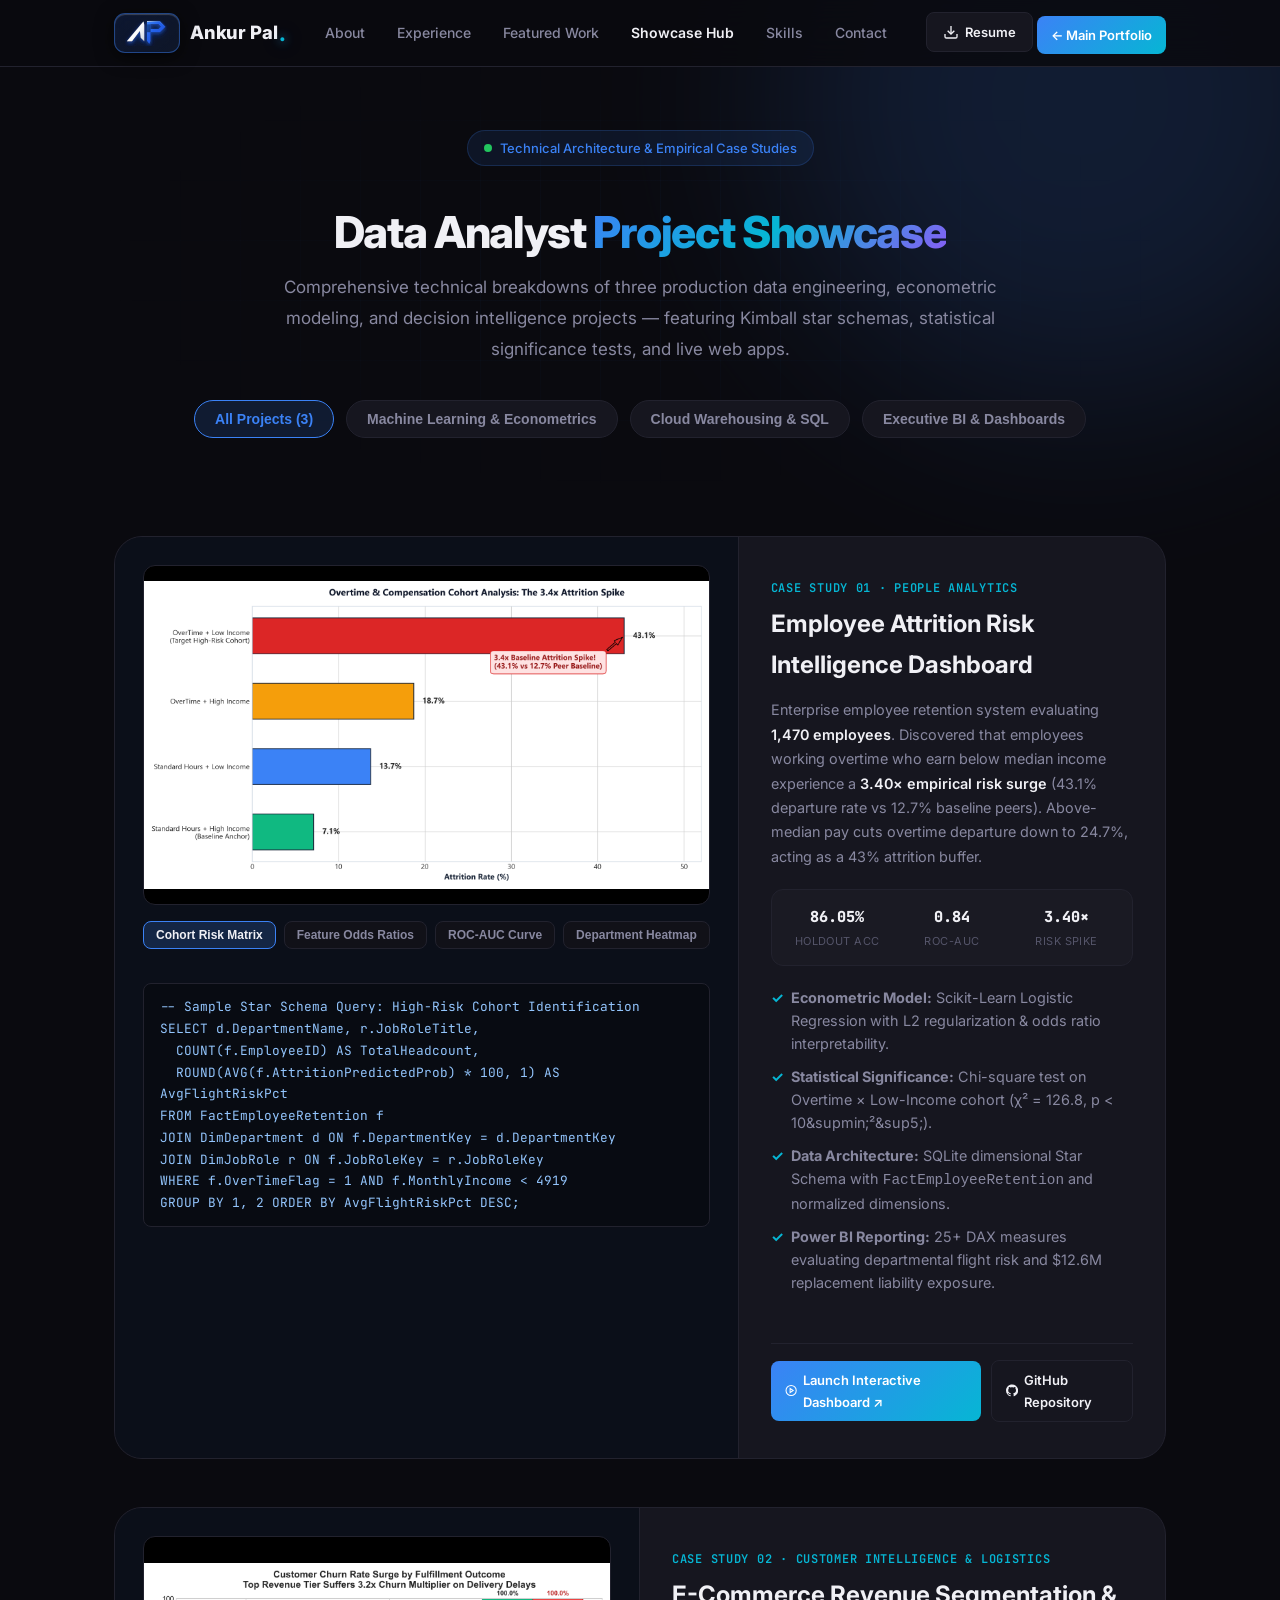
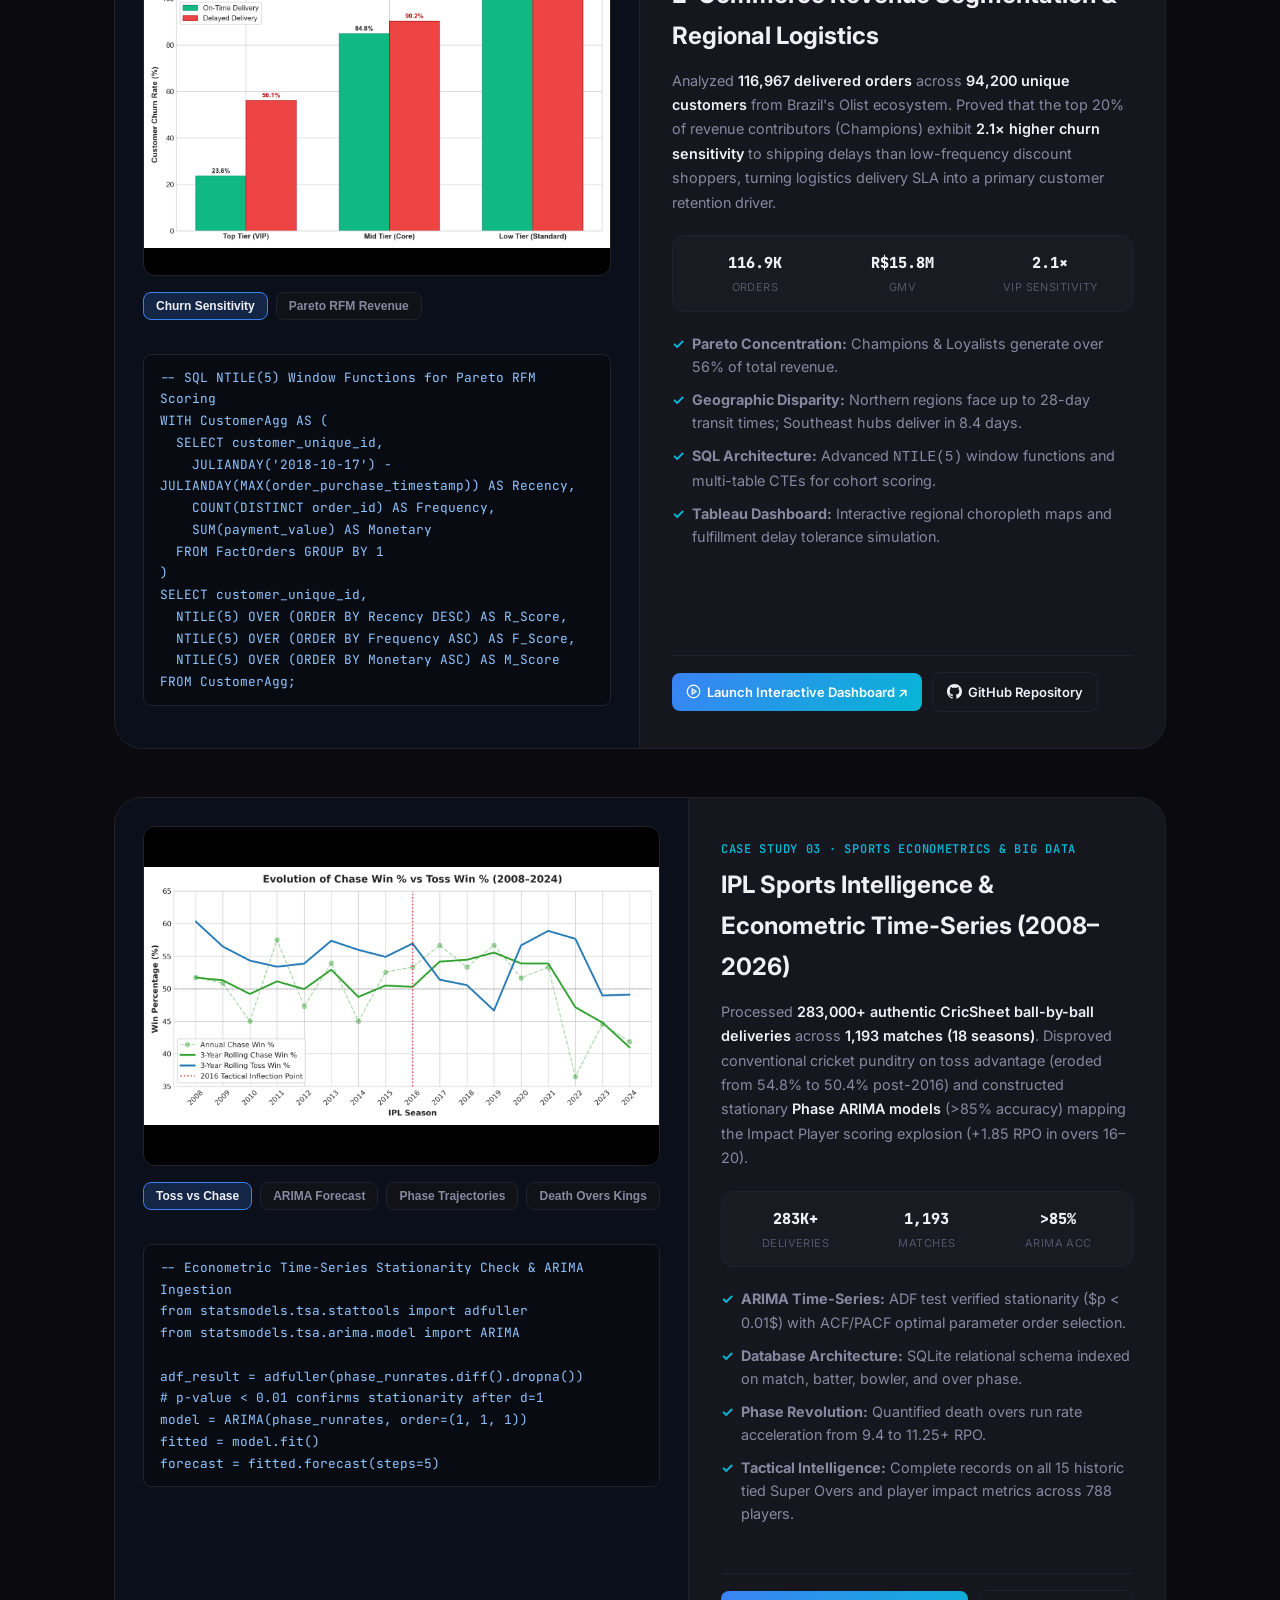
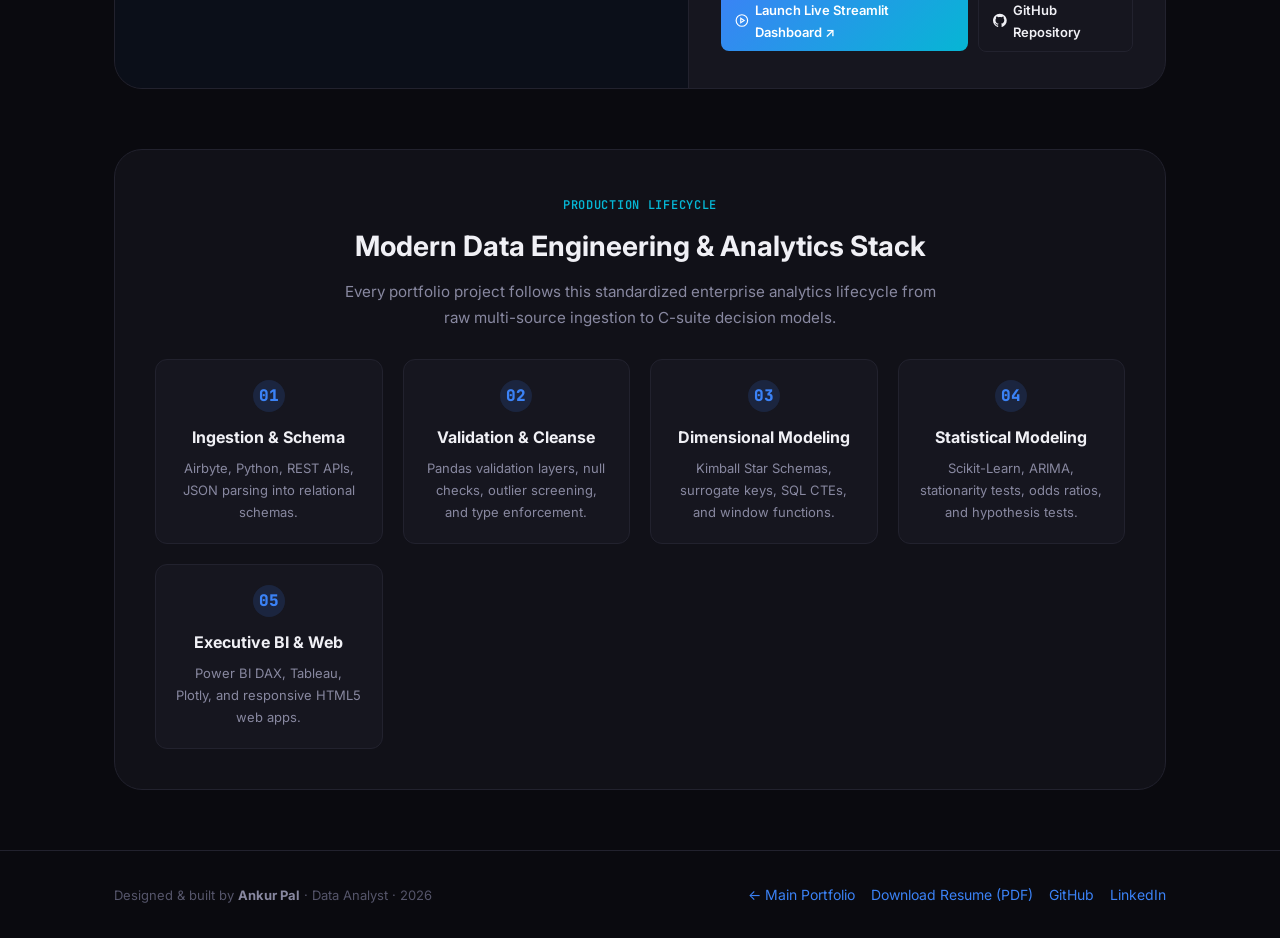
<file: showcase.html>
<!DOCTYPE html>
<html lang="en">
<head>
    <meta charset="UTF-8">
    <meta name="viewport" content="width=device-width, initial-scale=1.0">
    <meta name="description" content="Technical Project Showcase & Case Studies — Ankur Pal, Data Analyst. Machine Learning, Kimball Star Schema, SQL Window Functions, Power BI, and Tableau.">
    <title>Technical Project Showcase — Ankur Pal · Data Analyst</title>
    <link rel="preconnect" href="https://fonts.googleapis.com">
    <link rel="preconnect" href="https://fonts.gstatic.com" crossorigin>
    <link href="https://fonts.googleapis.com/css2?family=Inter:wght@300;400;500;600;700;800&family=JetBrains+Mono:wght@400;500;600&display=swap" rel="stylesheet">
    <link rel="stylesheet" href="css/style.css">
    <style>
        .showcase-header-hero {
            padding: 130px 0 50px;
            text-align: center;
            position: relative;
        }
        .filter-ribbon {
            display: flex;
            justify-content: center;
            gap: 12px;
            margin: 36px 0 48px;
            flex-wrap: wrap;
        }
        .filter-btn {
            background: var(--bg-card);
            color: var(--text-secondary);
            border: 1px solid var(--border);
            padding: 10px 20px;
            border-radius: 100px;
            font-size: 0.875rem;
            font-weight: 600;
            cursor: pointer;
            transition: var(--transition);
        }
        .filter-btn:hover,
        .filter-btn.active {
            background: rgba(59, 130, 246, 0.15);
            color: var(--accent-blue);
            border-color: var(--accent-blue);
        }
        .showcase-project-card {
            background: var(--bg-card);
            border: 1px solid var(--border);
            border-radius: var(--radius-xl);
            overflow: hidden;
            margin-bottom: 48px;
            display: grid;
            grid-template-columns: 1fr 1fr;
            transition: var(--transition);
        }
        .showcase-project-card:hover {
            border-color: var(--border-hover);
            box-shadow: var(--shadow-lg);
        }
        @media (max-width: 992px) {
            .showcase-project-card {
                grid-template-columns: 1fr;
            }
        }
        .showcase-visual-col {
            background: #0b0f19;
            padding: 28px;
            display: flex;
            flex-direction: column;
            gap: 16px;
            border-right: 1px solid var(--border);
        }
        @media (max-width: 992px) {
            .showcase-visual-col {
                border-right: none;
                border-bottom: 1px solid var(--border);
            }
        }
        .showcase-main-img-box {
            width: 100%;
            height: 340px;
            background: #000;
            border-radius: var(--radius-md);
            overflow: hidden;
            border: 1px solid var(--border);
            display: flex;
            align-items: center;
            justify-content: center;
        }
        .showcase-main-img-box img {
            max-height: 100%;
            width: auto;
            object-fit: contain;
            transition: transform 0.3s ease;
        }
        .showcase-thumbs {
            display: flex;
            gap: 8px;
            overflow-x: auto;
            padding-bottom: 4px;
        }
        .showcase-thumb-chip {
            background: var(--bg-secondary);
            border: 1px solid var(--border);
            color: var(--text-secondary);
            padding: 6px 12px;
            border-radius: var(--radius-sm);
            font-size: 0.75rem;
            font-weight: 600;
            cursor: pointer;
            white-space: nowrap;
            transition: var(--transition);
        }
        .showcase-thumb-chip:hover,
        .showcase-thumb-chip.active {
            background: rgba(59, 130, 246, 0.2);
            border-color: var(--accent-blue);
            color: var(--text-primary);
        }
        .showcase-info-col {
            padding: 36px 32px;
            display: flex;
            flex-direction: column;
            justify-content: space-between;
        }
        .showcase-metrics-grid {
            display: grid;
            grid-template-columns: repeat(3, 1fr);
            gap: 12px;
            margin: 20px 0;
            background: rgba(255, 255, 255, 0.02);
            border: 1px solid var(--border);
            border-radius: var(--radius-md);
            padding: 14px;
        }
        .showcase-meta-list {
            margin: 16px 0 24px;
            display: flex;
            flex-direction: column;
            gap: 10px;
            font-size: 0.9rem;
            color: var(--text-secondary);
        }
        .showcase-meta-list li {
            position: relative;
            padding-left: 20px;
            line-height: 1.6;
        }
        .showcase-meta-list li::before {
            content: '✓';
            position: absolute;
            left: 0;
            color: var(--accent-cyan);
            font-weight: 700;
        }
        .code-snippet-box {
            background: #080b12;
            border: 1px solid var(--border);
            border-radius: var(--radius-sm);
            padding: 12px 16px;
            font-family: var(--font-mono);
            font-size: 0.8rem;
            color: #93c5fd;
            margin: 14px 0;
            overflow-x: auto;
        }
        .pipeline-flow-section {
            background: var(--bg-secondary);
            border: 1px solid var(--border);
            border-radius: var(--radius-xl);
            padding: 40px;
            margin: 60px 0;
        }
        .pipeline-steps-grid {
            display: grid;
            grid-template-columns: repeat(auto-fit, minmax(200px, 1fr));
            gap: 20px;
            margin-top: 28px;
        }
        .pipeline-step-card {
            background: var(--bg-card);
            border: 1px solid var(--border);
            border-radius: var(--radius-md);
            padding: 20px;
            text-align: center;
        }
        .pipeline-step-num {
            width: 32px;
            height: 32px;
            border-radius: 50%;
            background: rgba(59, 130, 246, 0.15);
            color: var(--accent-blue);
            font-weight: 800;
            display: flex;
            align-items: center;
            justify-content: center;
            margin: 0 auto 12px;
            font-family: var(--font-mono);
        }
        @media (max-width: 600px) {
            .nav-portfolio-btn {
                display: none;
            }
            .showcase-header-hero {
                padding: 100px 0 36px;
            }
            .showcase-visual-col {
                padding: 16px;
            }
            .showcase-main-img-box {
                height: 220px;
            }
        }
    </style>
</head>
<body>
    <!-- Top Scroll Progress Bar -->
    <div id="scrollProgress" class="scroll-progress-bar"></div>
    <!-- Navigation -->
    <nav class="nav scrolled" id="nav">
        <div class="nav-container">
            <a href="index.html" class="nav-logo" aria-label="Ankur Pal - Portfolio Home">
                <span class="logo-3d-badge">
                    <svg class="ap-3d-logo" viewBox="0 0 110 66" fill="none" xmlns="http://www.w3.org/2000/svg">
                        <defs>
                            <!-- Specular Metallic White Gradient for A -->
                            <linearGradient id="apA3dGradSh" x1="0%" y1="0%" x2="100%" y2="100%">
                                <stop offset="0%" stop-color="#ffffff"/>
                                <stop offset="55%" stop-color="#f8fafc"/>
                                <stop offset="100%" stop-color="#cbd5e1"/>
                            </linearGradient>
                            <!-- Electric Sapphire Blue Gradient for P -->
                            <linearGradient id="apP3dGradSh" x1="0%" y1="0%" x2="100%" y2="100%">
                                <stop offset="0%" stop-color="#3b82f6"/>
                                <stop offset="35%" stop-color="#2563eb"/>
                                <stop offset="85%" stop-color="#1d4ed8"/>
                                <stop offset="100%" stop-color="#1e3a8a"/>
                            </linearGradient>
                            <!-- 3D Overlapping Fold Facet (Shadow & Depth) -->
                            <linearGradient id="apFacetDepthSh" x1="0%" y1="0%" x2="100%" y2="100%">
                                <stop offset="0%" stop-color="#164eab" stop-opacity="0.95"/>
                                <stop offset="100%" stop-color="#0f2b66" stop-opacity="0.8"/>
                            </linearGradient>
                            <!-- Specular Top Edge Light -->
                            <linearGradient id="apEdgeGleamSh" x1="0%" y1="0%" x2="100%" y2="0%">
                                <stop offset="0%" stop-color="#ffffff" stop-opacity="0.85"/>
                                <stop offset="55%" stop-color="#93c5fd" stop-opacity="0.4"/>
                                <stop offset="100%" stop-color="#60a5fa" stop-opacity="0"/>
                            </linearGradient>
                            <!-- Multi-tier 3D Glow Filter -->
                            <filter id="apGlowFilterSh" x="-20%" y="-20%" width="150%" height="150%">
                                <feDropShadow dx="0" dy="2" stdDeviation="3.5" flood-color="#2563eb" flood-opacity="0.55"/>
                                <feDropShadow dx="0" dy="6" stdDeviation="7" flood-color="#1d4ed8" flood-opacity="0.35"/>
                            </filter>
                        </defs>
                        <g filter="url(#apGlowFilterSh)">
                            <!-- 3D Base Extrusion for A -->
                            <path d="M 4,55 L 17,55 L 37,29 L 39,46 L 48,55 L 48,13 L 46,5 Z" fill="#0f172a" opacity="0.6"/>
                            <!-- Letter A: Specular White Slash & Vertical Column -->
                            <path d="M 4,54 L 17,54 L 37,28 L 39,45 L 48,54 L 48,12 L 46,4 Z" fill="url(#apA3dGradSh)"/>
                            <!-- Letter A Lustre Highlight Stroke -->
                            <path d="M 4,54 L 46,4 L 47.5,7 L 17,54 Z" fill="#ffffff" opacity="0.4"/>

                            <!-- 3D Base Extrusion for P -->
                            <path fill-rule="evenodd" d="M 55,4 L 88,4 L 102,18 L 88,32 L 64,32 L 64,54 L 61,62 L 55,54 Z M 64,12 L 84,12 L 90,18 L 84,24 L 64,24 Z" fill="#0f172a" opacity="0.5"/>
                            <!-- Letter P: Electric Cobalt Blue Monogram with Pointed Tip -->
                            <path fill-rule="evenodd" d="M 55,3 L 88,3 L 102,17 L 88,31 L 64,31 L 64,53 L 61,61 L 55,53 Z M 64,11 L 84,11 L 90,17 L 84,23 L 64,23 Z" fill="url(#apP3dGradSh)"/>

                            <!-- 3D Overlapping Fold Shadow (Signature Depth Effect) -->
                            <path d="M 55,11 L 64,11 L 64,31 L 55,31 Z" fill="url(#apFacetDepthSh)"/>

                            <!-- Specular Upper Edge Lustre on P Loop -->
                            <path d="M 55,3 L 88,3 L 102,17 L 100,17 L 87,5 L 55,5 Z" fill="url(#apEdgeGleamSh)"/>
                        </g>
                    </svg>
                </span>
                <span class="logo-brand-name">Ankur Pal<span class="logo-brand-dot">.</span></span>
            </a>
            <ul class="nav-links" id="navLinks">
                <li><a href="index.html#about">About</a></li>
                <li><a href="index.html#experience">Experience</a></li>
                <li><a href="index.html#projects">Featured Work</a></li>
                <li><a href="showcase.html" style="color: var(--text-primary); font-weight: 600;">Showcase Hub</a></li>
                <li><a href="index.html#skills">Skills</a></li>
                <li><a href="index.html#contact">Contact</a></li>
            </ul>
            <div class="nav-actions">
                <a href="assets/resume/Ankur_Pal_Resume.pdf" target="_blank" class="btn btn-secondary btn-sm" style="padding: 8px 16px;">
                    <svg width="16" height="16" viewBox="0 0 24 24" fill="none" stroke="currentColor" stroke-width="2"><path d="M21 15v4a2 2 0 0 1-2 2H5a2 2 0 0 1-2-2v-4"/><polyline points="7 10 12 15 17 10"/><line x1="12" y1="15" x2="12" y2="3"/></svg>
                    Resume
                </a>
                <a href="index.html" class="btn btn-primary btn-sm nav-portfolio-btn">
                    ← Main Portfolio
                </a>
            </div>
            <button class="nav-toggle" id="navToggle" aria-label="Toggle menu">
                <span></span>
                <span></span>
                <span></span>
            </button>
        </div>
    </nav>

    <!-- Showcase Hero Header -->
    <header class="showcase-header-hero">
        <div class="hero-bg-grid"></div>
        <div class="hero-glow hero-glow-1"></div>
        <div class="container">
            <div class="hero-badge animate-fade-up">
                <span class="badge-dot"></span>
                Technical Architecture &amp; Empirical Case Studies
            </div>
            <h1 class="hero-title animate-fade-up delay-1" style="font-size: 2.75rem; margin-top: 14px;">
                Data Analyst <span class="gradient-text">Project Showcase</span>
            </h1>
            <p class="hero-description animate-fade-up delay-2" style="max-width: 720px; margin: 16px auto 0;">
                Comprehensive technical breakdowns of three production data engineering, econometric modeling, 
                and decision intelligence projects — featuring Kimball star schemas, statistical significance tests, and live web apps.
            </p>

            <!-- Filter Ribbon -->
            <div class="filter-ribbon animate-fade-up delay-3">
                <button class="filter-btn active" onclick="filterShowcase('all', this)">All Projects (3)</button>
                <button class="filter-btn" onclick="filterShowcase('ml', this)">Machine Learning &amp; Econometrics</button>
                <button class="filter-btn" onclick="filterShowcase('sql', this)">Cloud Warehousing &amp; SQL</button>
                <button class="filter-btn" onclick="filterShowcase('bi', this)">Executive BI &amp; Dashboards</button>
            </div>
        </div>
    </header>

    <!-- Main Showcase List -->
    <main class="container">

        <!-- Showcase Project 1: HR Attrition -->
        <article class="showcase-project-card animate-fade-up" data-category="ml sql bi">
            <div class="showcase-visual-col">
                <div class="showcase-main-img-box">
                    <img id="showcaseImg1" src="assets/projects/hr-attrition/02_overtime_income_cohort_risk.png" alt="HR Attrition Cohort Matrix">
                </div>
                <div class="showcase-thumbs">
                    <button class="showcase-thumb-chip active" onclick="changeShowcaseImg('showcaseImg1', 'assets/projects/hr-attrition/02_overtime_income_cohort_risk.png', this)">
                        Cohort Risk Matrix
                    </button>
                    <button class="showcase-thumb-chip" onclick="changeShowcaseImg('showcaseImg1', 'assets/projects/hr-attrition/04_feature_odds_ratios.png', this)">
                        Feature Odds Ratios
                    </button>
                    <button class="showcase-thumb-chip" onclick="changeShowcaseImg('showcaseImg1', 'assets/projects/hr-attrition/03_logistic_regression_roc_pr_curve.png', this)">
                        ROC-AUC Curve
                    </button>
                    <button class="showcase-thumb-chip" onclick="changeShowcaseImg('showcaseImg1', 'assets/projects/hr-attrition/05_department_risk_heatmap.png', this)">
                        Department Heatmap
                    </button>
                </div>
                <div class="code-snippet-box">
                    -- Sample Star Schema Query: High-Risk Cohort Identification<br>
                    SELECT d.DepartmentName, r.JobRoleTitle,<br>
                    &nbsp;&nbsp;COUNT(f.EmployeeID) AS TotalHeadcount,<br>
                    &nbsp;&nbsp;ROUND(AVG(f.AttritionPredictedProb) * 100, 1) AS AvgFlightRiskPct<br>
                    FROM FactEmployeeRetention f<br>
                    JOIN DimDepartment d ON f.DepartmentKey = d.DepartmentKey<br>
                    JOIN DimJobRole r ON f.JobRoleKey = r.JobRoleKey<br>
                    WHERE f.OverTimeFlag = 1 AND f.MonthlyIncome &lt; 4919<br>
                    GROUP BY 1, 2 ORDER BY AvgFlightRiskPct DESC;
                </div>
            </div>
            <div class="showcase-info-col">
                <div>
                    <span class="project-category-tag">Case Study 01 · People Analytics</span>
                    <h2 class="project-title" style="font-size: 1.5rem; margin-top: 4px;">Employee Attrition Risk Intelligence Dashboard</h2>
                    <p class="project-description" style="margin-top: 10px;">
                        Enterprise employee retention system evaluating <strong>1,470 employees</strong>. 
                        Discovered that employees working overtime who earn below median income experience a 
                        <strong>3.40× empirical risk surge</strong> (43.1% departure rate vs 12.7% baseline peers). 
                        Above-median pay cuts overtime departure down to 24.7%, acting as a 43% attrition buffer.
                    </p>

                    <div class="showcase-metrics-grid">
                        <div class="mini-stat">
                            <span class="mini-stat-val text-accent-blue">86.05%</span>
                            <span class="mini-stat-label">Holdout Acc</span>
                        </div>
                        <div class="mini-stat">
                            <span class="mini-stat-val text-accent-cyan">0.84</span>
                            <span class="mini-stat-label">ROC-AUC</span>
                        </div>
                        <div class="mini-stat">
                            <span class="mini-stat-val text-accent-purple">3.40×</span>
                            <span class="mini-stat-label">Risk Spike</span>
                        </div>
                    </div>

                    <ul class="showcase-meta-list">
                        <li><strong>Econometric Model:</strong> Scikit-Learn Logistic Regression with L2 regularization &amp; odds ratio interpretability.</li>
                        <li><strong>Statistical Significance:</strong> Chi-square test on Overtime &times; Low-Income cohort (&chi;&sup2; = 126.8, p &lt; 10&supmin;&sup2;&sup5;).</li>
                        <li><strong>Data Architecture:</strong> SQLite dimensional Star Schema with <code>FactEmployeeRetention</code> and normalized dimensions.</li>
                        <li><strong>Power BI Reporting:</strong> 25+ DAX measures evaluating departmental flight risk and $12.6M replacement liability exposure.</li>
                    </ul>
                </div>

                <div class="project-actions" style="margin-top: 24px;">
                    <a href="projects/hr-attrition/index.html" target="_blank" class="btn btn-primary btn-sm">
                        <svg width="15" height="15" viewBox="0 0 24 24" fill="none" stroke="currentColor" stroke-width="2"><circle cx="12" cy="12" r="10"/><polygon points="10 8 16 12 10 16 10 8"/></svg>
                        Launch Interactive Dashboard ↗
                    </a>
                    <a href="https://github.com/ank-pal/hr-attrition-risk-dashboard" target="_blank" rel="noopener" class="btn btn-secondary-outline btn-sm">
                        <svg width="15" height="15" viewBox="0 0 24 24" fill="currentColor"><path d="M12 0c-6.626 0-12 5.373-12 12 0 5.302 3.438 9.8 8.207 11.387.599.111.793-.261.793-.577v-2.234c-3.338.726-4.033-1.416-4.033-1.416-.546-1.387-1.333-1.756-1.333-1.756-1.089-.745.083-.729.083-.729 1.205.084 1.839 1.237 1.839 1.237 1.07 1.834 2.807 1.304 3.492.997.107-.775.418-1.305.762-1.604-2.665-.305-5.467-1.334-5.467-5.931 0-1.311.469-2.381 1.236-3.221-.124-.303-.535-1.524.117-3.176 0 0 1.008-.322 3.301 1.23.957-.266 1.983-.399 3.003-.404 1.02.005 2.047.138 3.006.404 2.291-1.552 3.297-1.23 3.297-1.23.653 1.653.242 2.874.118 3.176.77.84 1.235 1.911 1.235 3.221 0 4.609-2.807 5.624-5.479 5.921.43.372.823 1.102.823 2.222v3.293c0 .319.192.694.801.576 4.765-1.589 8.199-6.086 8.199-11.386 0-6.627-5.373-12-12-12z"/></svg>
                        GitHub Repository
                    </a>
                </div>
            </div>
        </article>

        <!-- Showcase Project 2: E-Commerce Revenue Segmentation -->
        <article class="showcase-project-card animate-fade-up" data-category="sql bi">
            <div class="showcase-visual-col">
                <div class="showcase-main-img-box">
                    <img id="showcaseImg2" src="assets/projects/ecommerce-revenue/churn_sensitivity_by_tier.png" alt="Customer Churn Sensitivity">
                </div>
                <div class="showcase-thumbs">
                    <button class="showcase-thumb-chip active" onclick="changeShowcaseImg('showcaseImg2', 'assets/projects/ecommerce-revenue/churn_sensitivity_by_tier.png', this)">
                        Churn Sensitivity
                    </button>
                    <button class="showcase-thumb-chip" onclick="changeShowcaseImg('showcaseImg2', 'assets/projects/ecommerce-revenue/rfm_revenue_distribution.png', this)">
                        Pareto RFM Revenue
                    </button>
                </div>
                <div class="code-snippet-box">
                    -- SQL NTILE(5) Window Functions for Pareto RFM Scoring<br>
                    WITH CustomerAgg AS (<br>
                    &nbsp;&nbsp;SELECT customer_unique_id,<br>
                    &nbsp;&nbsp;&nbsp;&nbsp;JULIANDAY('2018-10-17') - JULIANDAY(MAX(order_purchase_timestamp)) AS Recency,<br>
                    &nbsp;&nbsp;&nbsp;&nbsp;COUNT(DISTINCT order_id) AS Frequency,<br>
                    &nbsp;&nbsp;&nbsp;&nbsp;SUM(payment_value) AS Monetary<br>
                    &nbsp;&nbsp;FROM FactOrders GROUP BY 1<br>
                    )<br>
                    SELECT customer_unique_id,<br>
                    &nbsp;&nbsp;NTILE(5) OVER (ORDER BY Recency DESC) AS R_Score,<br>
                    &nbsp;&nbsp;NTILE(5) OVER (ORDER BY Frequency ASC) AS F_Score,<br>
                    &nbsp;&nbsp;NTILE(5) OVER (ORDER BY Monetary ASC) AS M_Score<br>
                    FROM CustomerAgg;
                </div>
            </div>
            <div class="showcase-info-col">
                <div>
                    <span class="project-category-tag">Case Study 02 · Customer Intelligence &amp; Logistics</span>
                    <h2 class="project-title" style="font-size: 1.5rem; margin-top: 4px;">E-Commerce Revenue Segmentation &amp; Regional Logistics</h2>
                    <p class="project-description" style="margin-top: 10px;">
                        Analyzed <strong>116,967 delivered orders</strong> across <strong>94,200 unique customers</strong> from Brazil's Olist ecosystem. 
                        Proved that the top 20% of revenue contributors (Champions) exhibit <strong>2.1× higher churn sensitivity</strong> to shipping delays 
                        than low-frequency discount shoppers, turning logistics delivery SLA into a primary customer retention driver.
                    </p>

                    <div class="showcase-metrics-grid">
                        <div class="mini-stat">
                            <span class="mini-stat-val text-accent-blue">116.9K</span>
                            <span class="mini-stat-label">Orders</span>
                        </div>
                        <div class="mini-stat">
                            <span class="mini-stat-val text-accent-cyan">R$15.8M</span>
                            <span class="mini-stat-label">GMV</span>
                        </div>
                        <div class="mini-stat">
                            <span class="mini-stat-val text-accent-purple">2.1×</span>
                            <span class="mini-stat-label">VIP Sensitivity</span>
                        </div>
                    </div>

                    <ul class="showcase-meta-list">
                        <li><strong>Pareto Concentration:</strong> Champions &amp; Loyalists generate over 56% of total revenue.</li>
                        <li><strong>Geographic Disparity:</strong> Northern regions face up to 28-day transit times; Southeast hubs deliver in 8.4 days.</li>
                        <li><strong>SQL Architecture:</strong> Advanced <code>NTILE(5)</code> window functions and multi-table CTEs for cohort scoring.</li>
                        <li><strong>Tableau Dashboard:</strong> Interactive regional choropleth maps and fulfillment delay tolerance simulation.</li>
                    </ul>
                </div>

                <div class="project-actions" style="margin-top: 24px;">
                    <a href="projects/ecommerce-revenue/index.html" target="_blank" class="btn btn-primary btn-sm">
                        <svg width="15" height="15" viewBox="0 0 24 24" fill="none" stroke="currentColor" stroke-width="2"><circle cx="12" cy="12" r="10"/><polygon points="10 8 16 12 10 16 10 8"/></svg>
                        Launch Interactive Dashboard ↗
                    </a>
                    <a href="https://github.com/ank-pal/ecommerce-revenue-segmentation" target="_blank" rel="noopener" class="btn btn-secondary-outline btn-sm">
                        <svg width="15" height="15" viewBox="0 0 24 24" fill="currentColor"><path d="M12 0c-6.626 0-12 5.373-12 12 0 5.302 3.438 9.8 8.207 11.387.599.111.793-.261.793-.577v-2.234c-3.338.726-4.033-1.416-4.033-1.416-.546-1.387-1.333-1.756-1.333-1.756-1.089-.745.083-.729.083-.729 1.205.084 1.839 1.237 1.839 1.237 1.07 1.834 2.807 1.304 3.492.997.107-.775.418-1.305.762-1.604-2.665-.305-5.467-1.334-5.467-5.931 0-1.311.469-2.381 1.236-3.221-.124-.303-.535-1.524.117-3.176 0 0 1.008-.322 3.301 1.23.957-.266 1.983-.399 3.003-.404 1.02.005 2.047.138 3.006.404 2.291-1.552 3.297-1.23 3.297-1.23.653 1.653.242 2.874.118 3.176.77.84 1.235 1.911 1.235 3.221 0 4.609-2.807 5.624-5.479 5.921.43.372.823 1.102.823 2.222v3.293c0 .319.192.694.801.576 4.765-1.589 8.199-6.086 8.199-11.386 0-6.627-5.373-12-12-12z"/></svg>
                        GitHub Repository
                    </a>
                </div>
            </div>
        </article>

        <!-- Showcase Project 3: IPL Analytics -->
        <article class="showcase-project-card animate-fade-up" data-category="ml sql">
            <div class="showcase-visual-col">
                <div class="showcase-main-img-box">
                    <img id="showcaseImg3" src="assets/projects/ipl-analytics/rolling_chase_vs_toss.png" alt="IPL Toss Paradox">
                </div>
                <div class="showcase-thumbs">
                    <button class="showcase-thumb-chip active" onclick="changeShowcaseImg('showcaseImg3', 'assets/projects/ipl-analytics/rolling_chase_vs_toss.png', this)">
                        Toss vs Chase
                    </button>
                    <button class="showcase-thumb-chip" onclick="changeShowcaseImg('showcaseImg3', 'assets/projects/ipl-analytics/arima_runrate_forecast.png', this)">
                        ARIMA Forecast
                    </button>
                    <button class="showcase-thumb-chip" onclick="changeShowcaseImg('showcaseImg3', 'assets/projects/ipl-analytics/phase_runrate_trajectories.png', this)">
                        Phase Trajectories
                    </button>
                    <button class="showcase-thumb-chip" onclick="changeShowcaseImg('showcaseImg3', 'assets/projects/ipl-analytics/death_overs_strike_rate_kings.png', this)">
                        Death Overs Kings
                    </button>
                </div>
                <div class="code-snippet-box">
                    -- Econometric Time-Series Stationarity Check &amp; ARIMA Ingestion<br>
                    from statsmodels.tsa.stattools import adfuller<br>
                    from statsmodels.tsa.arima.model import ARIMA<br>
                    <br>
                    adf_result = adfuller(phase_runrates.diff().dropna())<br>
                    # p-value &lt; 0.01 confirms stationarity after d=1<br>
                    model = ARIMA(phase_runrates, order=(1, 1, 1))<br>
                    fitted = model.fit()<br>
                    forecast = fitted.forecast(steps=5)
                </div>
            </div>
            <div class="showcase-info-col">
                <div>
                    <span class="project-category-tag">Case Study 03 · Sports Econometrics &amp; Big Data</span>
                    <h2 class="project-title" style="font-size: 1.5rem; margin-top: 4px;">IPL Sports Intelligence &amp; Econometric Time-Series (2008–2026)</h2>
                    <p class="project-description" style="margin-top: 10px;">
                        Processed <strong>283,000+ authentic CricSheet ball-by-ball deliveries</strong> across <strong>1,193 matches (18 seasons)</strong>. 
                        Disproved conventional cricket punditry on toss advantage (eroded from 54.8% to 50.4% post-2016) and constructed stationary 
                        <strong>Phase ARIMA models</strong> (&gt;85% accuracy) mapping the Impact Player scoring explosion (+1.85 RPO in overs 16–20).
                    </p>

                    <div class="showcase-metrics-grid">
                        <div class="mini-stat">
                            <span class="mini-stat-val text-accent-blue">283K+</span>
                            <span class="mini-stat-label">Deliveries</span>
                        </div>
                        <div class="mini-stat">
                            <span class="mini-stat-val text-accent-cyan">1,193</span>
                            <span class="mini-stat-label">Matches</span>
                        </div>
                        <div class="mini-stat">
                            <span class="mini-stat-val text-accent-purple">&gt;85%</span>
                            <span class="mini-stat-label">ARIMA Acc</span>
                        </div>
                    </div>

                    <ul class="showcase-meta-list">
                        <li><strong>ARIMA Time-Series:</strong> ADF test verified stationarity ($p < 0.01$) with ACF/PACF optimal parameter order selection.</li>
                        <li><strong>Database Architecture:</strong> SQLite relational schema indexed on match, batter, bowler, and over phase.</li>
                        <li><strong>Phase Revolution:</strong> Quantified death overs run rate acceleration from 9.4 to 11.25+ RPO.</li>
                        <li><strong>Tactical Intelligence:</strong> Complete records on all 15 historic tied Super Overs and player impact metrics across 788 players.</li>
                    </ul>
                </div>

                <div class="project-actions" style="margin-top: 24px;">
                    <a href="https://ankur-pal-ipl-analytics.streamlit.app/" target="_blank" rel="noopener" class="btn btn-primary btn-sm">
                        <svg width="15" height="15" viewBox="0 0 24 24" fill="none" stroke="currentColor" stroke-width="2"><circle cx="12" cy="12" r="10"/><polygon points="10 8 16 12 10 16 10 8"/></svg>
                        Launch Live Streamlit Dashboard ↗
                    </a>
                    <a href="https://github.com/ank-pal/ipl-timeseries-analytics" target="_blank" rel="noopener" class="btn btn-secondary-outline btn-sm">
                        <svg width="15" height="15" viewBox="0 0 24 24" fill="currentColor"><path d="M12 0c-6.626 0-12 5.373-12 12 0 5.302 3.438 9.8 8.207 11.387.599.111.793-.261.793-.577v-2.234c-3.338.726-4.033-1.416-4.033-1.416-.546-1.387-1.333-1.756-1.333-1.756-1.089-.745.083-.729.083-.729 1.205.084 1.839 1.237 1.839 1.237 1.07 1.834 2.807 1.304 3.492.997.107-.775.418-1.305.762-1.604-2.665-.305-5.467-1.334-5.467-5.931 0-1.311.469-2.381 1.236-3.221-.124-.303-.535-1.524.117-3.176 0 0 1.008-.322 3.301 1.23.957-.266 1.983-.399 3.003-.404 1.02.005 2.047.138 3.006.404 2.291-1.552 3.297-1.23 3.297-1.23.653 1.653.242 2.874.118 3.176.77.84 1.235 1.911 1.235 3.221 0 4.609-2.807 5.624-5.479 5.921.43.372.823 1.102.823 2.222v3.293c0 .319.192.694.801.576 4.765-1.589 8.199-6.086 8.199-11.386 0-6.627-5.373-12-12-12z"/></svg>
                        GitHub Repository
                    </a>
                </div>
            </div>
        </article>

        <!-- Pipeline Flow Section -->
        <section class="pipeline-flow-section animate-fade-up">
            <div style="text-align: center;">
                <span class="project-category-tag">Production Lifecycle</span>
                <h2 style="font-size: 1.75rem; margin-top: 6px;">Modern Data Engineering &amp; Analytics Stack</h2>
                <p style="color: var(--text-secondary); max-width: 600px; margin: 8px auto 0; font-size: 0.95rem;">
                    Every portfolio project follows this standardized enterprise analytics lifecycle from raw multi-source ingestion to C-suite decision models.
                </p>
            </div>
            <div class="pipeline-steps-grid">
                <div class="pipeline-step-card">
                    <div class="pipeline-step-num">01</div>
                    <h3 style="font-size: 1rem; margin-bottom: 6px;">Ingestion &amp; Schema</h3>
                    <p style="font-size: 0.8125rem; color: var(--text-secondary);">Airbyte, Python, REST APIs, JSON parsing into relational schemas.</p>
                </div>
                <div class="pipeline-step-card">
                    <div class="pipeline-step-num">02</div>
                    <h3 style="font-size: 1rem; margin-bottom: 6px;">Validation &amp; Cleanse</h3>
                    <p style="font-size: 0.8125rem; color: var(--text-secondary);">Pandas validation layers, null checks, outlier screening, and type enforcement.</p>
                </div>
                <div class="pipeline-step-card">
                    <div class="pipeline-step-num">03</div>
                    <h3 style="font-size: 1rem; margin-bottom: 6px;">Dimensional Modeling</h3>
                    <p style="font-size: 0.8125rem; color: var(--text-secondary);">Kimball Star Schemas, surrogate keys, SQL CTEs, and window functions.</p>
                </div>
                <div class="pipeline-step-card">
                    <div class="pipeline-step-num">04</div>
                    <h3 style="font-size: 1rem; margin-bottom: 6px;">Statistical Modeling</h3>
                    <p style="font-size: 0.8125rem; color: var(--text-secondary);">Scikit-Learn, ARIMA, stationarity tests, odds ratios, and hypothesis tests.</p>
                </div>
                <div class="pipeline-step-card">
                    <div class="pipeline-step-num">05</div>
                    <h3 style="font-size: 1rem; margin-bottom: 6px;">Executive BI &amp; Web</h3>
                    <p style="font-size: 0.8125rem; color: var(--text-secondary);">Power BI DAX, Tableau, Plotly, and responsive HTML5 web apps.</p>
                </div>
            </div>
        </section>

    </main>

    <!-- Footer -->
    <footer class="footer">
        <div class="container" style="display: flex; justify-content: space-between; align-items: center; flex-wrap: wrap; gap: 16px;">
            <p>Designed &amp; built by <strong>Ankur Pal</strong> · Data Analyst · 2026</p>
            <div style="display: flex; gap: 16px;">
                <a href="index.html" style="color: var(--accent-blue); font-size: 0.875rem;">← Main Portfolio</a>
                <a href="assets/resume/Ankur_Pal_Resume.pdf" target="_blank" style="color: var(--accent-blue); font-size: 0.875rem;">Download Resume (PDF)</a>
                <a href="https://github.com/ank-pal" target="_blank" rel="noopener" style="color: var(--accent-blue); font-size: 0.875rem;">GitHub</a>
                <a href="https://www.linkedin.com/in/ankur-pal-649001222/" target="_blank" rel="noopener" style="color: var(--accent-blue); font-size: 0.875rem;">LinkedIn</a>
            </div>
        </div>
    </footer>

    <script>
        function changeShowcaseImg(imgId, newSrc, btnElement) {
            const img = document.getElementById(imgId);
            if (img) img.src = newSrc;
            const parent = btnElement.parentElement;
            if (parent) {
                parent.querySelectorAll('.showcase-thumb-chip').forEach(b => b.classList.remove('active'));
            }
            btnElement.classList.add('active');
        }

        function filterShowcase(category, btnElement) {
            document.querySelectorAll('.filter-btn').forEach(b => b.classList.remove('active'));
            btnElement.classList.add('active');

            const cards = document.querySelectorAll('.showcase-project-card');
            cards.forEach(card => {
                const cats = card.getAttribute('data-category') || '';
                if (category === 'all' || cats.includes(category)) {
                    card.style.display = 'grid';
                } else {
                    card.style.display = 'none';
                }
            });
        }

        // Mobile Menu Toggle
        const navToggle = document.getElementById('navToggle');
        const navLinks = document.getElementById('navLinks');
        if (navToggle && navLinks) {
            navToggle.addEventListener('click', () => {
                navLinks.classList.toggle('active');
                navToggle.classList.toggle('active');
            });
            navLinks.querySelectorAll('a').forEach(link => {
                link.addEventListener('click', () => {
                    navLinks.classList.remove('active');
                    navToggle.classList.remove('active');
                });
            });
        // Scroll Progress & Back to Top
        const scrollProgress = document.getElementById('scrollProgress');
        const backToTopBtn = document.getElementById('backToTopBtn');
        window.addEventListener('scroll', () => {
            const total = document.documentElement.scrollHeight - window.innerHeight;
            if (scrollProgress && total > 0) {
                scrollProgress.style.width = `${(window.scrollY / total) * 100}%`;
            }
            if (backToTopBtn) {
                if (window.scrollY > 400) {
                    backToTopBtn.classList.add('visible');
                } else {
                    backToTopBtn.classList.remove('visible');
                }
            }
        }, { passive: true });
    </script>

    <!-- Floating Back to Top Button -->
    <button id="backToTopBtn" class="back-to-top-btn" aria-label="Back to top" onclick="window.scrollTo({top: 0, behavior: 'smooth'})">
        <svg width="20" height="20" viewBox="0 0 24 24" fill="none" stroke="currentColor" stroke-width="2.5"><polyline points="18 15 12 9 6 15"/></svg>
    </button>
</body>
</html>
</file>
<file: css/style.css>
/* ==========================================
   CSS Variables & Reset
   ========================================== */
:root {
    --bg-primary: #0a0a0f;
    --bg-secondary: #111118;
    --bg-card: #16161f;
    --bg-card-hover: #1c1c28;
    --border: #22222e;
    --border-hover: #33334a;
    --text-primary: #f0f0f5;
    --text-secondary: #8888a0;
    --text-muted: #55556a;
    --accent-blue: #3b82f6;
    --accent-cyan: #06b6d4;
    --accent-purple: #8b5cf6;
    --gradient: linear-gradient(135deg, var(--accent-blue), var(--accent-cyan));
    --gradient-text: linear-gradient(135deg, var(--accent-blue), var(--accent-cyan), var(--accent-purple));
    --shadow-sm: 0 2px 8px rgba(0, 0, 0, 0.3);
    --shadow-md: 0 8px 30px rgba(0, 0, 0, 0.4);
    --shadow-lg: 0 20px 60px rgba(0, 0, 0, 0.5);
    --shadow-glow: 0 0 40px rgba(59, 130, 246, 0.15);
    --radius-sm: 8px;
    --radius-md: 12px;
    --radius-lg: 20px;
    --radius-xl: 28px;
    --font-sans: 'Inter', -apple-system, BlinkMacSystemFont, sans-serif;
    --font-mono: 'JetBrains Mono', monospace;
    --transition: 0.3s cubic-bezier(0.4, 0, 0.2, 1);
}

*, *::before, *::after {
    margin: 0;
    padding: 0;
    box-sizing: border-box;
}

html {
    scroll-behavior: smooth;
    scroll-padding-top: 80px;
}

body {
    font-family: var(--font-sans);
    background: var(--bg-primary);
    color: var(--text-primary);
    line-height: 1.7;
    -webkit-font-smoothing: antialiased;
    overflow-x: hidden;
}

a {
    color: inherit;
    text-decoration: none;
}

ul {
    list-style: none;
}

img {
    max-width: 100%;
    display: block;
}

.container {
    max-width: 1100px;
    margin: 0 auto;
    padding: 0 24px;
}

/* ==========================================
   Navigation
   ========================================== */
.nav {
    position: fixed;
    top: 0;
    left: 0;
    right: 0;
    z-index: 1000;
    padding: 16px 0;
    transition: var(--transition);
    background: transparent;
}

.nav.scrolled {
    background: rgba(10, 10, 15, 0.85);
    backdrop-filter: blur(20px);
    -webkit-backdrop-filter: blur(20px);
    border-bottom: 1px solid var(--border);
    padding: 12px 0;
}

.nav-container {
    max-width: 1100px;
    margin: 0 auto;
    padding: 0 24px;
    display: flex;
    align-items: center;
    justify-content: space-between;
}

/* ==========================================
   3D Geometric Monogram Logo (Custom AP)
   ========================================== */
.nav-logo {
    display: inline-flex;
    align-items: center;
    gap: 10px;
    text-decoration: none;
    perspective: 800px;
    transition: var(--transition);
}

.logo-3d-badge {
    position: relative;
    display: inline-flex;
    align-items: center;
    justify-content: center;
    padding: 6px 10px;
    background: linear-gradient(135deg, rgba(37, 99, 235, 0.16) 0%, rgba(15, 23, 42, 0.94) 100%);
    border: 1.6px solid rgba(59, 130, 246, 0.45);
    border-radius: 11px;
    box-shadow: 0 4px 18px rgba(0, 0, 0, 0.6), inset 0 1px 1px rgba(255, 255, 255, 0.2);
    backdrop-filter: blur(12px);
    -webkit-backdrop-filter: blur(12px);
    transition: all 0.4s cubic-bezier(0.34, 1.56, 0.64, 1);
    transform-style: preserve-3d;
    cursor: pointer;
}

.ap-3d-logo {
    display: block;
    width: 44px;
    height: 26px;
    transition: all 0.4s cubic-bezier(0.34, 1.56, 0.64, 1);
    transform-style: preserve-3d;
}

.logo-brand-name {
    font-family: var(--font-sans);
    font-size: 1.15rem;
    font-weight: 800;
    color: var(--text-primary);
    letter-spacing: -0.01em;
    display: inline-flex;
    align-items: center;
    transition: var(--transition);
}

.logo-brand-dot {
    color: var(--accent-cyan);
    font-size: 1.35rem;
    line-height: 0;
    margin-left: 2px;
    text-shadow: 0 0 10px rgba(56, 189, 248, 0.9), 0 0 18px rgba(37, 99, 235, 0.6);
    display: inline-block;
    transition: all 0.3s ease;
}

/* 3D Interactive Hover State */
.nav-logo:hover .logo-3d-badge {
    background: linear-gradient(135deg, rgba(37, 99, 235, 0.28) 0%, rgba(30, 41, 59, 0.96) 100%);
    border-color: #60a5fa;
    box-shadow: 0 12px 30px -4px rgba(37, 99, 235, 0.65), 0 0 24px rgba(59, 130, 246, 0.45), inset 0 0 12px rgba(59, 130, 246, 0.25);
    transform: perspective(800px) rotateY(-14deg) rotateX(8deg) translateY(-3px) scale(1.06);
}

.nav-logo:hover .ap-3d-logo {
    filter: drop-shadow(0 6px 16px rgba(37, 99, 235, 0.9));
    transform: translateZ(14px);
}

.nav-logo:hover .logo-brand-name {
    color: #ffffff;
}

.nav-logo:hover .logo-brand-dot {
    text-shadow: 0 0 16px rgba(56, 189, 248, 1), 0 0 24px rgba(37, 99, 235, 0.85);
    transform: scale(1.25);
}

@media (max-width: 480px) {
    .logo-brand-name {
        display: none;
    }
}

.nav-links {
    display: flex;
    gap: 32px;
}

.nav-links a {
    font-size: 0.875rem;
    font-weight: 500;
    color: var(--text-secondary);
    transition: var(--transition);
    position: relative;
}

.nav-links a::after {
    content: '';
    position: absolute;
    bottom: -4px;
    left: 0;
    width: 0;
    height: 2px;
    background: var(--gradient);
    transition: var(--transition);
    border-radius: 2px;
}

.nav-links a:hover {
    color: var(--text-primary);
}

.nav-links a:hover::after {
    width: 100%;
}

.nav-cta {
    font-size: 0.8125rem;
    font-weight: 600;
    padding: 8px 20px;
    border-radius: 100px;
    background: var(--gradient);
    color: white;
    transition: var(--transition);
}

.nav-cta:hover {
    transform: translateY(-1px);
    box-shadow: 0 4px 20px rgba(59, 130, 246, 0.4);
}

.nav-toggle {
    display: none;
    flex-direction: column;
    gap: 5px;
    background: none;
    border: none;
    cursor: pointer;
    padding: 4px;
}

.nav-toggle span {
    width: 24px;
    height: 2px;
    background: var(--text-primary);
    border-radius: 2px;
    transition: var(--transition);
}

/* ==========================================
   Hero Section
   ========================================== */
.hero {
    position: relative;
    min-height: 100vh;
    display: flex;
    align-items: center;
    justify-content: center;
    overflow: hidden;
    padding: 120px 0 80px;
}

.hero-bg-grid {
    position: absolute;
    inset: 0;
    background-image:
        linear-gradient(rgba(59, 130, 246, 0.03) 1px, transparent 1px),
        linear-gradient(90deg, rgba(59, 130, 246, 0.03) 1px, transparent 1px);
    background-size: 60px 60px;
    mask-image: radial-gradient(ellipse 60% 60% at 50% 50%, black 20%, transparent 70%);
    -webkit-mask-image: radial-gradient(ellipse 60% 60% at 50% 50%, black 20%, transparent 70%);
}

.hero-glow {
    position: absolute;
    border-radius: 50%;
    filter: blur(100px);
    opacity: 0.15;
    pointer-events: none;
}

.hero-glow-1 {
    width: 600px;
    height: 600px;
    background: var(--accent-blue);
    top: -200px;
    right: -100px;
}

.hero-glow-2 {
    width: 400px;
    height: 400px;
    background: var(--accent-purple);
    bottom: -100px;
    left: -100px;
}

.hero-content {
    position: relative;
    text-align: center;
    max-width: 800px;
}

.hero-badge {
    display: inline-flex;
    align-items: center;
    gap: 8px;
    padding: 6px 16px;
    background: rgba(59, 130, 246, 0.1);
    border: 1px solid rgba(59, 130, 246, 0.2);
    border-radius: 100px;
    font-size: 0.8125rem;
    font-weight: 500;
    color: var(--accent-blue);
    margin-bottom: 28px;
}

.badge-dot {
    width: 8px;
    height: 8px;
    background: #22c55e;
    border-radius: 50%;
    animation: pulse-dot 2s infinite;
}

@keyframes pulse-dot {
    0%, 100% { opacity: 1; transform: scale(1); }
    50% { opacity: 0.5; transform: scale(1.5); }
}

.hero-title {
    font-size: clamp(2.5rem, 6vw, 4rem);
    font-weight: 800;
    line-height: 1.1;
    letter-spacing: -0.03em;
    margin-bottom: 16px;
}

.gradient-text {
    background: var(--gradient-text);
    -webkit-background-clip: text;
    -webkit-text-fill-color: transparent;
    background-clip: text;
}

.hero-subtitle {
    font-size: clamp(1.125rem, 2.5vw, 1.5rem);
    font-weight: 500;
    color: var(--text-secondary);
    margin-bottom: 20px;
    min-height: 2em;
    font-family: var(--font-mono);
}

.cursor {
    animation: blink 1s infinite;
    color: var(--accent-blue);
}

@keyframes blink {
    0%, 100% { opacity: 1; }
    50% { opacity: 0; }
}

.hero-description {
    font-size: 1.0625rem;
    color: var(--text-secondary);
    max-width: 600px;
    margin: 0 auto 36px;
    line-height: 1.8;
}

.highlight {
    color: var(--text-primary);
    font-weight: 500;
}

.hero-actions {
    display: flex;
    gap: 16px;
    justify-content: center;
    margin-bottom: 60px;
}

.btn {
    display: inline-flex;
    align-items: center;
    gap: 10px;
    padding: 14px 28px;
    border-radius: var(--radius-md);
    font-size: 0.9375rem;
    font-weight: 600;
    transition: var(--transition);
    cursor: pointer;
    border: none;
}

.btn-primary {
    background: var(--gradient);
    color: white;
}

.btn-primary:hover {
    transform: translateY(-2px);
    box-shadow: 0 8px 30px rgba(59, 130, 246, 0.4);
}

.btn-secondary {
    background: var(--bg-card);
    color: var(--text-primary);
    border: 1px solid var(--border);
}

.btn-secondary:hover {
    border-color: var(--border-hover);
    background: var(--bg-card-hover);
    transform: translateY(-2px);
}

.hero-stats {
    display: flex;
    align-items: center;
    justify-content: center;
    gap: 40px;
}

.stat {
    text-align: center;
}

.stat-number {
    font-size: 2rem;
    font-weight: 800;
    color: var(--text-primary);
    font-family: var(--font-mono);
}

.stat-suffix {
    font-size: 1.25rem;
    font-weight: 700;
    color: var(--accent-blue);
    font-family: var(--font-mono);
}

.stat-label {
    display: block;
    font-size: 0.75rem;
    color: var(--text-muted);
    text-transform: uppercase;
    letter-spacing: 0.08em;
    margin-top: 4px;
}

.stat-divider {
    width: 1px;
    height: 40px;
    background: var(--border);
}

.scroll-indicator {
    position: absolute;
    bottom: 32px;
    left: 50%;
    transform: translateX(-50%);
}

.scroll-mouse {
    width: 24px;
    height: 38px;
    border: 2px solid var(--border-hover);
    border-radius: 14px;
    display: flex;
    justify-content: center;
    padding-top: 8px;
}

.scroll-wheel {
    width: 3px;
    height: 8px;
    background: var(--accent-blue);
    border-radius: 3px;
    animation: scroll-down 2s infinite;
}

@keyframes scroll-down {
    0% { transform: translateY(0); opacity: 1; }
    100% { transform: translateY(12px); opacity: 0; }
}

/* ==========================================
   Sections Common
   ========================================== */
.section {
    padding: 100px 0;
}

.section-header {
    text-align: center;
    margin-bottom: 64px;
}

.section-tag {
    font-family: var(--font-mono);
    font-size: 0.8125rem;
    font-weight: 500;
    color: var(--accent-blue);
    text-transform: uppercase;
    letter-spacing: 0.1em;
    display: block;
    margin-bottom: 12px;
}

.section-title {
    font-size: clamp(2rem, 4vw, 2.75rem);
    font-weight: 800;
    letter-spacing: -0.02em;
}

.section-subtitle {
    font-size: 1.0625rem;
    color: var(--text-secondary);
    max-width: 550px;
    margin: 16px auto 0;
    line-height: 1.8;
}

/* ==========================================
   About Section
   ========================================== */
.about-grid {
    display: grid;
    grid-template-columns: 1fr 320px;
    gap: 60px;
    align-items: start;
}

.about-text p {
    color: var(--text-secondary);
    margin-bottom: 20px;
    font-size: 1rem;
    line-height: 1.8;
}

.about-text strong {
    color: var(--text-primary);
}

.about-highlights {
    margin-top: 32px;
    display: flex;
    flex-direction: column;
    gap: 14px;
}

.highlight-item {
    display: flex;
    align-items: center;
    gap: 12px;
    font-size: 0.9375rem;
    font-weight: 500;
    color: var(--text-primary);
}

.highlight-item svg {
    color: var(--accent-blue);
    flex-shrink: 0;
}

.about-card {
    position: sticky;
    top: 100px;
}

.card-inner {
    background: var(--bg-card);
    border: 1px solid var(--border);
    border-radius: var(--radius-lg);
    padding: 40px 32px;
    text-align: center;
    transition: var(--transition);
}

.card-inner:hover {
    border-color: var(--border-hover);
    box-shadow: var(--shadow-glow);
}

.card-avatar {
    margin-bottom: 20px;
}

.avatar-placeholder {
    width: 80px;
    height: 80px;
    background: var(--gradient);
    border-radius: 50%;
    display: flex;
    align-items: center;
    justify-content: center;
    font-size: 1.5rem;
    font-weight: 800;
    color: white;
    margin: 0 auto;
}

.card-inner h3 {
    font-size: 1.25rem;
    font-weight: 700;
    margin-bottom: 4px;
}

.card-role {
    font-size: 0.9375rem;
    color: var(--accent-blue);
    font-weight: 500;
    margin-bottom: 8px;
}

.card-location {
    font-size: 0.8125rem;
    color: var(--text-muted);
    display: flex;
    align-items: center;
    justify-content: center;
    gap: 6px;
    margin-bottom: 24px;
}

.card-links {
    display: flex;
    gap: 12px;
    justify-content: center;
}

.card-links a {
    width: 40px;
    height: 40px;
    border-radius: 50%;
    background: var(--bg-secondary);
    border: 1px solid var(--border);
    display: flex;
    align-items: center;
    justify-content: center;
    color: var(--text-secondary);
    transition: var(--transition);
}

.card-links a:hover {
    color: var(--accent-blue);
    border-color: var(--accent-blue);
    transform: translateY(-2px);
}

/* ==========================================
   Experience Timeline
   ========================================== */
.experience {
    background: var(--bg-secondary);
}

.timeline {
    position: relative;
    max-width: 800px;
    margin: 0 auto;
}

.timeline::before {
    content: '';
    position: absolute;
    left: 0;
    top: 0;
    bottom: 0;
    width: 2px;
    background: linear-gradient(to bottom, var(--accent-blue), var(--border), transparent);
}

.timeline-item {
    position: relative;
    padding-left: 48px;
    padding-bottom: 48px;
}

.timeline-item:last-child {
    padding-bottom: 0;
}

.timeline-marker {
    position: absolute;
    left: -6px;
    top: 4px;
}

.timeline-dot {
    width: 14px;
    height: 14px;
    background: var(--bg-primary);
    border: 3px solid var(--accent-blue);
    border-radius: 50%;
    transition: var(--transition);
}

.timeline-item:hover .timeline-dot {
    background: var(--accent-blue);
    box-shadow: 0 0 12px rgba(59, 130, 246, 0.5);
}

.timeline-content {
    background: var(--bg-card);
    border: 1px solid var(--border);
    border-radius: var(--radius-md);
    padding: 28px;
    transition: var(--transition);
}

.timeline-content:hover {
    border-color: var(--border-hover);
    box-shadow: var(--shadow-sm);
}

.timeline-header {
    display: flex;
    justify-content: space-between;
    align-items: flex-start;
    gap: 16px;
    margin-bottom: 16px;
}

.timeline-content h3 {
    font-size: 1.0625rem;
    font-weight: 700;
    line-height: 1.4;
}

.timeline-company {
    font-size: 0.875rem;
    color: var(--text-muted);
    margin-top: 4px;
}

.timeline-date {
    font-family: var(--font-mono);
    font-size: 0.75rem;
    color: var(--text-muted);
    white-space: nowrap;
    flex-shrink: 0;
    background: rgba(59, 130, 246, 0.08);
    padding: 4px 10px;
    border-radius: 6px;
}

.timeline-award {
    display: flex;
    align-items: center;
    gap: 8px;
    padding: 10px 14px;
    background: rgba(234, 179, 8, 0.08);
    border: 1px solid rgba(234, 179, 8, 0.2);
    border-radius: var(--radius-sm);
    font-size: 0.8125rem;
    font-weight: 600;
    color: #eab308;
    margin-bottom: 16px;
}

.timeline-details {
    display: flex;
    flex-direction: column;
    gap: 10px;
    margin-bottom: 16px;
}

.timeline-details li {
    font-size: 0.9rem;
    color: var(--text-secondary);
    padding-left: 18px;
    position: relative;
    line-height: 1.7;
}

.timeline-details li::before {
    content: '▸';
    position: absolute;
    left: 0;
    color: var(--accent-blue);
}

.timeline-details li strong {
    color: var(--text-primary);
    font-weight: 600;
}

.timeline-tags,
.project-tags {
    display: flex;
    flex-wrap: wrap;
    gap: 8px;
}

.tag {
    font-size: 0.75rem;
    font-weight: 500;
    padding: 4px 12px;
    background: rgba(59, 130, 246, 0.08);
    color: var(--accent-blue);
    border-radius: 100px;
    font-family: var(--font-mono);
}

/* ==========================================
   Projects
   ========================================== */
.projects-grid {
    display: grid;
    grid-template-columns: repeat(auto-fit, minmax(320px, 1fr));
    gap: 24px;
}

.project-card {
    background: var(--bg-card);
    border: 1px solid var(--border);
    border-radius: var(--radius-lg);
    padding: 32px;
    transition: var(--transition);
    display: flex;
    flex-direction: column;
}

.project-card:hover {
    border-color: var(--border-hover);
    transform: translateY(-4px);
    box-shadow: var(--shadow-md);
}

.project-card-header {
    display: flex;
    justify-content: space-between;
    align-items: center;
    margin-bottom: 20px;
}

.project-icon {
    width: 48px;
    height: 48px;
    background: rgba(59, 130, 246, 0.1);
    border-radius: var(--radius-sm);
    display: flex;
    align-items: center;
    justify-content: center;
    color: var(--accent-blue);
}

.project-link {
    color: var(--text-muted);
    transition: var(--transition);
}

.project-link:hover {
    color: var(--accent-blue);
    transform: translateY(-2px);
}

.project-title {
    font-size: 1.125rem;
    font-weight: 700;
    margin-bottom: 12px;
}

.project-description {
    font-size: 0.9rem;
    color: var(--text-secondary);
    line-height: 1.7;
    margin-bottom: 20px;
    flex-grow: 1;
}

.project-description strong {
    color: var(--text-primary);
    font-weight: 600;
}

/* ==========================================
   Skills
   ========================================== */
.skills {
    background: var(--bg-secondary);
}

.skills-grid {
    display: grid;
    grid-template-columns: repeat(2, 1fr);
    gap: 24px;
}

.skill-category {
    background: var(--bg-card);
    border: 1px solid var(--border);
    border-radius: var(--radius-lg);
    padding: 32px;
    transition: var(--transition);
}

.skill-category:hover {
    border-color: var(--border-hover);
    box-shadow: var(--shadow-sm);
}

.skill-category-icon {
    width: 48px;
    height: 48px;
    background: rgba(59, 130, 246, 0.1);
    border-radius: var(--radius-sm);
    display: flex;
    align-items: center;
    justify-content: center;
    color: var(--accent-blue);
    margin-bottom: 16px;
}

.skill-category h3 {
    font-size: 1rem;
    font-weight: 700;
    margin-bottom: 16px;
}

.skill-tags {
    display: flex;
    flex-wrap: wrap;
    gap: 8px;
}

.skill-tag {
    font-size: 0.8125rem;
    font-weight: 500;
    padding: 6px 14px;
    background: var(--bg-secondary);
    border: 1px solid var(--border);
    border-radius: 100px;
    color: var(--text-secondary);
    transition: var(--transition);
}

.skill-tag:hover {
    color: var(--accent-blue);
    border-color: rgba(59, 130, 246, 0.3);
    background: rgba(59, 130, 246, 0.05);
}

/* ==========================================
   Contact
   ========================================== */
.contact-grid {
    display: grid;
    grid-template-columns: repeat(4, 1fr);
    gap: 20px;
}

.contact-card {
    background: var(--bg-card);
    border: 1px solid var(--border);
    border-radius: var(--radius-lg);
    padding: 32px 24px;
    text-align: center;
    transition: var(--transition);
    display: flex;
    flex-direction: column;
    align-items: center;
    gap: 12px;
}

.contact-card:hover {
    border-color: var(--accent-blue);
    transform: translateY(-4px);
    box-shadow: var(--shadow-glow);
}

.contact-card svg {
    color: var(--accent-blue);
}

.contact-card h3 {
    font-size: 0.9375rem;
    font-weight: 700;
}

.contact-card p {
    font-size: 0.85rem;
    color: #cbd5e1;
    font-weight: 500;
    word-break: break-all;
}

.contact-action-badge {
    font-size: 0.75rem;
    font-weight: 600;
    color: #38bdf8;
    background: rgba(56, 189, 248, 0.12);
    border: 1px solid rgba(56, 189, 248, 0.25);
    padding: 4px 11px;
    border-radius: 100px;
    margin-top: 4px;
    display: inline-flex;
    align-items: center;
    gap: 5px;
    transition: all 0.2s ease;
}

.contact-card:hover .contact-action-badge {
    background: rgba(56, 189, 248, 0.25);
    border-color: #38bdf8;
    color: #ffffff;
    box-shadow: 0 0 12px rgba(56, 189, 248, 0.4);
}

/* ==========================================
   Footer
   ========================================== */
.footer {
    padding: 32px 0;
    border-top: 1px solid var(--border);
    text-align: center;
}

.footer p {
    font-size: 0.8125rem;
    color: var(--text-muted);
}

.footer strong {
    color: var(--text-secondary);
}

/* ==========================================
   Animations
   ========================================== */
.animate-fade-up {
    opacity: 0;
    transform: translateY(30px);
    animation: fadeUp 0.8s ease forwards;
}

.delay-1 { animation-delay: 0.1s; }
.delay-2 { animation-delay: 0.2s; }
.delay-3 { animation-delay: 0.35s; }
.delay-4 { animation-delay: 0.5s; }
.delay-5 { animation-delay: 0.65s; }

@keyframes fadeUp {
    to {
        opacity: 1;
        transform: translateY(0);
    }
}

[data-animate] {
    opacity: 0;
    transform: translateY(30px);
    transition: opacity 0.6s ease, transform 0.6s ease;
}

[data-animate].visible {
    opacity: 1;
    transform: translateY(0);
}

/* ==========================================
   Responsive
   ========================================== */
@media (max-width: 900px) {
    .about-grid {
        grid-template-columns: 1fr;
        gap: 40px;
    }

    .about-card {
        position: static;
        max-width: 320px;
        margin: 0 auto;
    }

    .skills-grid {
        grid-template-columns: 1fr;
    }

    .contact-grid {
        grid-template-columns: repeat(2, 1fr);
    }
}

@media (max-width: 768px) {
    .nav-links,
    .nav-cta {
        display: none;
    }

    .nav-actions .btn-sm {
        padding: 6px 12px;
        font-size: 0.75rem;
    }

    .nav-toggle {
        display: flex;
    }

    .nav-links.active {
        display: flex;
        flex-direction: column;
        position: absolute;
        top: 100%;
        left: 0;
        right: 0;
        background: rgba(10, 10, 15, 0.98);
        backdrop-filter: blur(20px);
        -webkit-backdrop-filter: blur(20px);
        padding: 24px;
        gap: 20px;
        border-bottom: 1px solid var(--border);
    }

    .hero-stats {
        flex-direction: column;
        gap: 24px;
    }

    .stat-divider {
        width: 40px;
        height: 1px;
    }

    .hero-actions {
        flex-direction: column;
        align-items: center;
    }

    .hero-actions .btn {
        width: 100%;
        max-width: 280px;
        justify-content: center;
    }

    .timeline-header {
        flex-direction: column;
    }

    .timeline-date {
        align-self: flex-start;
    }

    .projects-grid {
        grid-template-columns: 1fr;
    }

    .project-actions {
        flex-wrap: wrap;
        gap: 8px;
    }

    .project-actions .btn {
        flex: 1 1 auto;
        min-width: 110px;
    }

    .contact-grid {
        grid-template-columns: 1fr;
    }

    .section {
        padding: 72px 0;
    }
}

@media (max-width: 480px) {
    .container {
        padding: 0 16px;
    }

    .hero-title {
        font-size: 1.85rem;
    }

    .hero-subtitle {
        font-size: 0.95rem;
    }

    .hero-badge {
        font-size: 0.75rem;
        padding: 6px 12px;
    }

    .timeline-content {
        padding: 16px;
    }

    .timeline-body ul {
        padding-left: 14px;
    }

    .project-card {
        padding: 0;
    }

    .project-card-body {
        padding: 16px;
    }

    .project-metrics-row {
        grid-template-columns: repeat(3, 1fr);
        padding: 8px 4px;
        gap: 4px;
    }

    .mini-stat-val {
        font-size: 0.82rem;
    }

    .mini-stat-label {
        font-size: 0.58rem;
    }

    .project-actions {
        flex-direction: column;
        align-items: stretch;
    }

    .project-actions .btn {
        width: 100%;
        justify-content: center;
    }

    .project-actions .btn-icon-link {
        align-self: center;
        margin-top: 4px;
    }

    .credentials-grid {
        grid-template-columns: 1fr;
    }

    .cert-badge-card {
        padding: 14px;
    }
}

/* ==========================================
   Enhanced Project Cards & Media
   ========================================== */
.project-card {
    position: relative;
    overflow: hidden;
    display: flex;
    flex-direction: column;
    padding: 0;
    border-radius: var(--radius-lg);
    background: var(--bg-card);
    border: 1px solid var(--border);
    transition: var(--transition);
}

.project-card-media {
    position: relative;
    width: 100%;
    height: 190px;
    overflow: hidden;
    background: #0d1117;
    border-bottom: 1px solid var(--border);
}

.project-card-media img {
    width: 100%;
    height: 100%;
    object-fit: cover;
    object-position: top center;
    transition: transform 0.5s cubic-bezier(0.4, 0, 0.2, 1);
}

.project-card:hover .project-card-media img {
    transform: scale(1.06);
}

.project-card-media::after {
    content: '';
    position: absolute;
    inset: 0;
    background: linear-gradient(180deg, rgba(10, 10, 15, 0.1) 0%, rgba(10, 10, 15, 0.75) 100%);
    pointer-events: none;
}

.project-badge-pill {
    position: absolute;
    top: 14px;
    left: 14px;
    z-index: 2;
    font-size: 0.75rem;
    font-weight: 700;
    padding: 4px 10px;
    border-radius: 100px;
    letter-spacing: 0.02em;
    backdrop-filter: blur(8px);
    display: inline-flex;
    align-items: center;
    gap: 6px;
}

.badge-rose {
    background: rgba(225, 29, 72, 0.85);
    color: #fff;
    box-shadow: 0 4px 12px rgba(225, 29, 72, 0.35);
}

.badge-amber {
    background: rgba(245, 158, 11, 0.85);
    color: #0f172a;
    box-shadow: 0 4px 12px rgba(245, 158, 11, 0.35);
}

.badge-sky {
    background: rgba(14, 165, 233, 0.85);
    color: #fff;
    box-shadow: 0 4px 12px rgba(14, 165, 233, 0.35);
}

.project-card-body {
    padding: 24px;
    display: flex;
    flex-direction: column;
    flex-grow: 1;
}

.project-category-tag {
    font-size: 0.75rem;
    font-weight: 600;
    text-transform: uppercase;
    letter-spacing: 0.06em;
    color: var(--accent-cyan);
    margin-bottom: 6px;
    font-family: var(--font-mono);
}

.project-metrics-row {
    display: grid;
    grid-template-columns: repeat(3, 1fr);
    gap: 8px;
    margin: 16px 0;
    padding: 12px;
    background: rgba(255, 255, 255, 0.02);
    border: 1px solid rgba(255, 255, 255, 0.05);
    border-radius: var(--radius-sm);
}

.mini-stat {
    text-align: center;
}

.mini-stat-val {
    display: block;
    font-size: 0.95rem;
    font-weight: 800;
    color: var(--text-primary);
    font-family: var(--font-mono);
}

.mini-stat-label {
    display: block;
    font-size: 0.6875rem;
    color: var(--text-muted);
    text-transform: uppercase;
    letter-spacing: 0.04em;
    margin-top: 2px;
}

.project-actions {
    display: flex;
    align-items: center;
    gap: 10px;
    margin-top: 20px;
    padding-top: 16px;
    border-top: 1px solid var(--border);
}

.btn-sm {
    padding: 8px 14px;
    font-size: 0.8125rem;
    border-radius: var(--radius-sm);
    display: inline-flex;
    align-items: center;
    gap: 6px;
    font-weight: 600;
    cursor: pointer;
}

.btn-secondary-outline {
    background: transparent;
    color: var(--text-primary);
    border: 1px solid var(--border);
    transition: var(--transition);
}

.btn-secondary-outline:hover {
    border-color: var(--accent-blue);
    color: var(--accent-blue);
    background: rgba(59, 130, 246, 0.05);
}

.btn-icon-link {
    width: 36px;
    height: 36px;
    display: flex;
    align-items: center;
    justify-content: center;
    border-radius: var(--radius-sm);
    background: var(--bg-secondary);
    border: 1px solid var(--border);
    color: var(--text-secondary);
    transition: var(--transition);
    margin-left: auto;
}

.btn-icon-link:hover {
    color: var(--accent-blue);
    border-color: var(--accent-blue);
    transform: translateY(-2px);
}

.showcase-banner-cta {
    margin-top: 48px;
    padding: 32px;
    background: linear-gradient(135deg, rgba(59, 130, 246, 0.1), rgba(6, 182, 212, 0.1));
    border: 1px solid rgba(59, 130, 246, 0.25);
    border-radius: var(--radius-lg);
    display: flex;
    flex-direction: column;
    align-items: center;
    text-align: center;
    gap: 16px;
}

.showcase-banner-cta h3 {
    font-size: 1.35rem;
    font-weight: 800;
}

.showcase-banner-cta p {
    color: var(--text-secondary);
    max-width: 620px;
    font-size: 0.95rem;
}

/* ==========================================
   Project Deep-Dive Modal
   ========================================== */
.modal-overlay {
    position: fixed;
    inset: 0;
    z-index: 9999;
    background: rgba(10, 10, 15, 0.88);
    backdrop-filter: blur(14px);
    -webkit-backdrop-filter: blur(14px);
    display: flex;
    align-items: center;
    justify-content: center;
    padding: 20px;
    opacity: 0;
    visibility: hidden;
    transition: opacity 0.3s ease, visibility 0.3s ease;
}

.modal-overlay.active {
    opacity: 1;
    visibility: visible;
}

.modal-container {
    width: 100%;
    max-width: 960px;
    max-height: 90vh;
    background: var(--bg-card);
    border: 1px solid var(--border-hover);
    border-radius: var(--radius-xl);
    box-shadow: 0 25px 70px rgba(0, 0, 0, 0.7), var(--shadow-glow);
    display: flex;
    flex-direction: column;
    overflow: hidden;
    transform: scale(0.95) translateY(20px);
    transition: transform 0.3s cubic-bezier(0.4, 0, 0.2, 1);
}

.modal-overlay.active .modal-container {
    transform: scale(1) translateY(0);
}

.modal-header {
    padding: 24px 32px;
    border-bottom: 1px solid var(--border);
    display: flex;
    align-items: flex-start;
    justify-content: space-between;
    gap: 20px;
    background: var(--bg-secondary);
}

.modal-title-wrap h2 {
    font-size: 1.5rem;
    font-weight: 800;
    color: var(--text-primary);
}

.modal-title-wrap p {
    font-size: 0.875rem;
    color: var(--accent-cyan);
    margin-top: 4px;
    font-family: var(--font-mono);
}

.modal-close-btn {
    width: 36px;
    height: 36px;
    border-radius: 50%;
    background: rgba(255, 255, 255, 0.05);
    border: 1px solid var(--border);
    color: var(--text-secondary);
    display: flex;
    align-items: center;
    justify-content: center;
    cursor: pointer;
    transition: var(--transition);
    flex-shrink: 0;
}

.modal-close-btn:hover {
    color: #fff;
    background: rgba(225, 29, 72, 0.3);
    border-color: #e11d48;
}

.modal-body {
    padding: 32px;
    overflow-y: auto;
    display: flex;
    flex-direction: column;
    gap: 28px;
}

.modal-stats-grid {
    display: grid;
    grid-template-columns: repeat(4, 1fr);
    gap: 16px;
}

.modal-stat-card {
    padding: 16px;
    background: rgba(255, 255, 255, 0.02);
    border: 1px solid var(--border);
    border-radius: var(--radius-md);
    text-align: center;
}

.modal-stat-number {
    font-size: 1.5rem;
    font-weight: 800;
    color: var(--accent-blue);
    font-family: var(--font-mono);
}

.modal-stat-label {
    font-size: 0.75rem;
    color: var(--text-secondary);
    margin-top: 4px;
    text-transform: uppercase;
    letter-spacing: 0.04em;
}

.modal-gallery-box {
    background: #0b0f19;
    border: 1px solid var(--border);
    border-radius: var(--radius-lg);
    padding: 20px;
    display: flex;
    flex-direction: column;
    gap: 14px;
}

.modal-main-image-wrap {
    width: 100%;
    max-height: 420px;
    overflow: hidden;
    border-radius: var(--radius-md);
    border: 1px solid var(--border);
    display: flex;
    align-items: center;
    justify-content: center;
    background: #000;
}

.modal-main-image-wrap img {
    max-height: 420px;
    width: auto;
    object-fit: contain;
}

.modal-thumbnails {
    display: flex;
    gap: 10px;
    overflow-x: auto;
    padding-bottom: 6px;
}

.modal-thumb-btn {
    padding: 6px 12px;
    font-size: 0.75rem;
    font-weight: 600;
    border-radius: var(--radius-sm);
    background: var(--bg-secondary);
    color: var(--text-secondary);
    border: 1px solid var(--border);
    cursor: pointer;
    white-space: nowrap;
    transition: var(--transition);
}

.modal-thumb-btn.active,
.modal-thumb-btn:hover {
    color: var(--text-primary);
    background: rgba(59, 130, 246, 0.15);
    border-color: var(--accent-blue);
}

.modal-tabs-header {
    display: flex;
    gap: 8px;
    border-bottom: 1px solid var(--border);
    padding-bottom: 2px;
    overflow-x: auto;
}

.modal-tab-btn {
    padding: 10px 16px;
    font-size: 0.875rem;
    font-weight: 600;
    color: var(--text-secondary);
    background: transparent;
    border: none;
    border-bottom: 2px solid transparent;
    cursor: pointer;
    transition: var(--transition);
    white-space: nowrap;
}

.modal-tab-btn:hover {
    color: var(--text-primary);
}

.modal-tab-btn.active {
    color: var(--accent-blue);
    border-bottom-color: var(--accent-blue);
}

.modal-tab-pane {
    display: none;
    color: var(--text-secondary);
    font-size: 0.9375rem;
    line-height: 1.8;
}

.modal-tab-pane.active {
    display: block;
}

.modal-tab-pane h4 {
    font-size: 1.1rem;
    font-weight: 700;
    color: var(--text-primary);
    margin-bottom: 12px;
}

.modal-tab-pane ul {
    margin-left: 20px;
    list-style: disc;
    margin-top: 10px;
    display: flex;
    flex-direction: column;
    gap: 8px;
}

.modal-tab-pane code {
    background: rgba(255, 255, 255, 0.06);
    padding: 2px 6px;
    border-radius: 4px;
    color: var(--accent-cyan);
    font-family: var(--font-mono);
    font-size: 0.85em;
}

.modal-footer {
    padding: 20px 32px;
    border-top: 1px solid var(--border);
    background: var(--bg-secondary);
    display: flex;
    align-items: center;
    justify-content: space-between;
    gap: 16px;
}

@media (max-width: 768px) {
    .modal-container {
        max-height: 94vh;
        margin: 12px;
        border-radius: var(--radius-md);
    }
    .modal-header {
        padding: 16px;
        flex-direction: column;
        align-items: stretch;
        gap: 12px;
    }
    .modal-header-actions {
        display: flex;
        align-items: center;
        justify-content: space-between;
        gap: 8px;
        width: 100%;
        flex-wrap: wrap;
    }
    .modal-header-actions .btn {
        flex: 1 1 auto;
        justify-content: center;
        padding: 7px 12px;
        font-size: 0.75rem;
    }
    .modal-stats-grid {
        grid-template-columns: repeat(2, 1fr);
        gap: 10px;
    }
    .modal-stat-card {
        padding: 12px 8px;
    }
    .modal-stat-number {
        font-size: 1.25rem;
    }
    .modal-body {
        padding: 16px;
        gap: 20px;
    }
    .modal-main-image-wrap {
        height: 220px;
    }
    .modal-tabs-nav {
        gap: 6px;
    }
    .modal-tab-btn {
        padding: 6px 12px;
        font-size: 0.8rem;
    }
    .modal-footer {
        padding: 14px 16px;
        flex-direction: column;
        align-items: stretch;
        gap: 10px;
    }
    .modal-footer button {
        width: 100%;
    }
}

/* ==========================================
   ENHANCEMENTS: Scroll Progress Bar
   ========================================== */
.scroll-progress-bar {
    position: fixed;
    top: 0;
    left: 0;
    height: 3px;
    width: 0%;
    background: linear-gradient(90deg, #38bdf8 0%, #818cf8 50%, #c084fc 100%);
    box-shadow: 0 0 12px rgba(56, 189, 248, 0.8), 0 0 4px rgba(129, 140, 248, 0.6);
    z-index: 10001;
    transition: width 0.08s ease-out;
    pointer-events: none;
}

/* ==========================================
   ENHANCEMENTS: Hero Neural Mesh Canvas
   ========================================== */
.hero-mesh-canvas {
    position: absolute;
    inset: 0;
    width: 100%;
    height: 100%;
    pointer-events: none;
    z-index: 1;
    opacity: 0.75;
}

/* ==========================================
   ENHANCEMENTS: Project Filter Bar
   ========================================== */
.project-filter-bar {
    display: flex;
    justify-content: center;
    align-items: center;
    flex-wrap: wrap;
    gap: 8px;
    margin: -24px auto 40px;
    padding: 6px;
    background: rgba(22, 22, 31, 0.75);
    border: 1px solid var(--border);
    border-radius: 100px;
    backdrop-filter: blur(14px);
    -webkit-backdrop-filter: blur(14px);
    max-width: 680px;
    box-shadow: 0 8px 24px rgba(0, 0, 0, 0.4);
}

.filter-pill {
    background: transparent;
    border: 1px solid transparent;
    color: var(--text-secondary);
    font-family: var(--font-sans);
    font-size: 0.8125rem;
    font-weight: 600;
    padding: 7px 16px;
    border-radius: 100px;
    cursor: pointer;
    transition: all 0.25s cubic-bezier(0.4, 0, 0.2, 1);
    display: inline-flex;
    align-items: center;
    gap: 6px;
}

.filter-pill:hover {
    color: var(--text-primary);
    background: rgba(255, 255, 255, 0.05);
}

.filter-pill.active {
    color: #ffffff;
    background: linear-gradient(135deg, #1e3a8a 0%, #0284c7 100%);
    border-color: #38bdf8;
    box-shadow: 0 4px 14px rgba(2, 132, 199, 0.4);
}

.filter-count {
    font-size: 0.7rem;
    padding: 2px 7px;
    background: rgba(15, 23, 42, 0.6);
    border-radius: 100px;
    color: #94a3b8;
    font-weight: 700;
}

.filter-pill.active .filter-count {
    background: rgba(255, 255, 255, 0.2);
    color: #ffffff;
}

.project-card {
    transition: transform 0.35s cubic-bezier(0.4, 0, 0.2, 1), opacity 0.35s ease, box-shadow 0.35s ease;
    transform-style: preserve-3d;
}

.project-card.filter-hidden {
    display: none !important;
}

/* ==========================================
   ENHANCEMENTS: Interactive Econometric Simulator
   ========================================== */
.simulator-section {
    margin-top: 50px;
    margin-bottom: 20px;
}

.simulator-box {
    background: linear-gradient(135deg, rgba(22, 22, 31, 0.95) 0%, rgba(15, 23, 42, 0.9) 100%);
    border: 1.5px solid rgba(56, 189, 248, 0.35);
    border-radius: var(--radius-xl);
    padding: 36px;
    box-shadow: 0 16px 40px rgba(0, 0, 0, 0.5), 0 0 30px rgba(56, 189, 248, 0.1);
    backdrop-filter: blur(16px);
    -webkit-backdrop-filter: blur(16px);
    position: relative;
    overflow: hidden;
}

.simulator-box::before {
    content: '';
    position: absolute;
    top: 0;
    left: 0;
    right: 0;
    height: 3px;
    background: linear-gradient(90deg, transparent, #38bdf8, #818cf8, transparent);
}

.simulator-header {
    margin-bottom: 28px;
    text-align: left;
}

.simulator-badge {
    display: inline-flex;
    align-items: center;
    gap: 8px;
    font-family: var(--font-mono);
    font-size: 0.75rem;
    font-weight: 700;
    color: #38bdf8;
    background: rgba(56, 189, 248, 0.12);
    border: 1px solid rgba(56, 189, 248, 0.3);
    padding: 5px 12px;
    border-radius: 100px;
    margin-bottom: 12px;
    text-transform: uppercase;
    letter-spacing: 0.05em;
}

.simulator-title {
    font-size: 1.55rem;
    font-weight: 800;
    color: #f8fafc;
    margin-bottom: 8px;
}

.simulator-subtitle {
    font-size: 0.9rem;
    color: var(--text-secondary);
    max-width: 820px;
    line-height: 1.6;
}

.simulator-grid {
    display: grid;
    grid-template-columns: 1.15fr 0.85fr;
    gap: 32px;
    align-items: stretch;
}

@media (max-width: 860px) {
    .simulator-grid {
        grid-template-columns: 1fr;
        gap: 24px;
    }
    .simulator-box {
        padding: 24px 20px;
    }
}

.sim-controls-panel {
    display: flex;
    flex-direction: column;
    gap: 22px;
}

.sim-control-group {
    display: flex;
    flex-direction: column;
    gap: 8px;
}

.sim-label-row {
    display: flex;
    justify-content: space-between;
    align-items: center;
}

.sim-label {
    font-size: 0.85rem;
    font-weight: 600;
    color: var(--text-primary);
}

.sim-value-badge {
    font-family: var(--font-mono);
    font-size: 0.8rem;
    font-weight: 700;
    color: #38bdf8;
    background: rgba(56, 189, 248, 0.15);
    padding: 2px 8px;
    border-radius: 6px;
}

/* Custom Styled Range Slider */
.sim-slider {
    -webkit-appearance: none;
    appearance: none;
    width: 100%;
    height: 7px;
    background: #1e293b;
    border-radius: 5px;
    outline: none;
    border: 1px solid #334155;
    transition: all 0.2s;
    cursor: pointer;
}

.sim-slider::-webkit-slider-thumb {
    -webkit-appearance: none;
    appearance: none;
    width: 20px;
    height: 20px;
    border-radius: 50%;
    background: #38bdf8;
    border: 3px solid #0f172a;
    box-shadow: 0 0 10px rgba(56, 189, 248, 0.8);
    cursor: pointer;
    transition: transform 0.15s ease;
}

.sim-slider::-webkit-slider-thumb:hover {
    transform: scale(1.2);
}

.sim-slider::-moz-range-thumb {
    width: 20px;
    height: 20px;
    border-radius: 50%;
    background: #38bdf8;
    border: 3px solid #0f172a;
    box-shadow: 0 0 10px rgba(56, 189, 248, 0.8);
    cursor: pointer;
}

/* Binary Overtime Toggle */
.sim-toggle-group {
    display: grid;
    grid-template-columns: 1fr 1fr;
    gap: 10px;
}

.sim-toggle-btn {
    background: rgba(30, 41, 59, 0.7);
    border: 1.5px solid #334155;
    color: var(--text-secondary);
    padding: 10px 14px;
    border-radius: 10px;
    font-size: 0.85rem;
    font-weight: 600;
    cursor: pointer;
    transition: all 0.2s ease;
    text-align: center;
}

.sim-toggle-btn:hover {
    border-color: #475569;
    color: var(--text-primary);
}

.sim-toggle-btn.active {
    background: linear-gradient(135deg, rgba(239, 68, 68, 0.2) 0%, rgba(15, 23, 42, 0.9) 100%);
    border-color: #f43f5e;
    color: #fecdd3;
    box-shadow: 0 0 14px rgba(244, 63, 94, 0.35);
}

.sim-toggle-btn.active.no-overtime {
    background: linear-gradient(135deg, rgba(34, 197, 94, 0.2) 0%, rgba(15, 23, 42, 0.9) 100%);
    border-color: #4ade80;
    color: #bbf7d0;
    box-shadow: 0 0 14px rgba(74, 222, 128, 0.35);
}

/* Satisfaction Segmented Buttons */
.sim-satisfaction-grid {
    display: grid;
    grid-template-columns: repeat(4, 1fr);
    gap: 8px;
}

.sim-sat-btn {
    background: rgba(30, 41, 59, 0.7);
    border: 1.5px solid #334155;
    color: var(--text-secondary);
    padding: 8px 6px;
    border-radius: 8px;
    font-size: 0.78rem;
    font-weight: 600;
    cursor: pointer;
    transition: all 0.2s;
    text-align: center;
}

.sim-sat-btn:hover {
    border-color: #475569;
    color: var(--text-primary);
}

.sim-sat-btn.active {
    background: linear-gradient(135deg, #1e3a8a 0%, #0284c7 100%);
    border-color: #38bdf8;
    color: #ffffff;
    box-shadow: 0 0 12px rgba(56, 189, 248, 0.4);
}

/* Result Card */
.sim-result-card {
    background: rgba(15, 23, 42, 0.85);
    border: 1.5px solid #334155;
    border-radius: var(--radius-lg);
    padding: 24px;
    display: flex;
    flex-direction: column;
    justify-content: space-between;
    gap: 18px;
    box-shadow: inset 0 1px 1px rgba(255, 255, 255, 0.08);
}

.sim-result-header {
    display: flex;
    justify-content: space-between;
    align-items: center;
}

.sim-gauge-wrap {
    display: flex;
    flex-direction: column;
    gap: 10px;
    margin: 6px 0;
}

.sim-prob-display {
    font-size: 2.75rem;
    font-weight: 900;
    letter-spacing: -0.02em;
    line-height: 1;
    font-family: var(--font-sans);
    transition: color 0.3s ease;
}

.sim-risk-badge {
    display: inline-flex;
    align-items: center;
    gap: 6px;
    font-size: 0.75rem;
    font-weight: 700;
    padding: 4px 10px;
    border-radius: 100px;
    letter-spacing: 0.04em;
    text-transform: uppercase;
}

.sim-meter-track {
    width: 100%;
    height: 9px;
    background: #1e293b;
    border-radius: 100px;
    overflow: hidden;
    position: relative;
    border: 1px solid #334155;
}

.sim-meter-fill {
    height: 100%;
    width: 18%;
    background: linear-gradient(90deg, #4ade80, #fbbf24, #f43f5e);
    border-radius: 100px;
    transition: width 0.35s cubic-bezier(0.34, 1.56, 0.64, 1), background 0.35s ease;
}

.sim-stat-metrics {
    display: grid;
    grid-template-columns: 1fr 1fr;
    gap: 12px;
    border-top: 1px solid #334155;
    padding-top: 14px;
}

.sim-metric-item {
    display: flex;
    flex-direction: column;
}

.sim-metric-val {
    font-family: var(--font-mono);
    font-size: 1.15rem;
    font-weight: 800;
    color: #f8fafc;
}

.sim-metric-sub {
    font-size: 0.725rem;
    color: var(--text-muted);
    text-transform: uppercase;
    letter-spacing: 0.05em;
}

.sim-advice-box {
    background: rgba(30, 41, 59, 0.6);
    border-left: 3px solid #38bdf8;
    border-radius: 0 8px 8px 0;
    padding: 10px 14px;
    font-size: 0.8125rem;
    color: #cbd5e1;
    line-height: 1.5;
}

/* ==========================================
   ENHANCEMENTS: Skills Search & Highlight
   ========================================== */
.skill-search-wrapper {
    max-width: 600px;
    margin: -32px auto 44px;
    position: relative;
    display: flex;
    align-items: center;
}

.skill-search-input {
    width: 100%;
    background: rgba(22, 22, 31, 0.85);
    border: 1.5px solid var(--border);
    border-radius: 100px;
    padding: 12px 20px 12px 46px;
    color: var(--text-primary);
    font-size: 0.9rem;
    font-family: var(--font-sans);
    outline: none;
    transition: all 0.25s ease;
    backdrop-filter: blur(12px);
    -webkit-backdrop-filter: blur(12px);
    box-shadow: 0 8px 24px rgba(0, 0, 0, 0.35);
}

.skill-search-input:focus {
    border-color: #38bdf8;
    box-shadow: 0 0 20px rgba(56, 189, 248, 0.35);
    background: rgba(26, 26, 38, 0.95);
}

.skill-search-icon {
    position: absolute;
    left: 18px;
    color: var(--text-muted);
    pointer-events: none;
    display: flex;
    align-items: center;
    transition: color 0.25s ease;
}

.skill-search-input:focus ~ .skill-search-icon {
    color: #38bdf8;
}

.skill-search-count {
    position: absolute;
    right: 18px;
    font-size: 0.75rem;
    font-weight: 700;
    color: #38bdf8;
    background: rgba(56, 189, 248, 0.15);
    padding: 2px 8px;
    border-radius: 100px;
    display: none;
}

.skill-tag.search-match {
    background: linear-gradient(135deg, rgba(14, 165, 233, 0.25) 0%, rgba(30, 41, 59, 0.9) 100%) !important;
    border-color: #38bdf8 !important;
    color: #ffffff !important;
    box-shadow: 0 0 12px rgba(56, 189, 248, 0.5) !important;
    transform: scale(1.05);
}

.skill-tag.search-dimmed {
    opacity: 0.25;
}

/* ==========================================
   ENHANCEMENTS: Toast Notification
   ========================================== */
.toast-notification {
    position: fixed;
    bottom: 30px;
    left: 50%;
    transform: translateX(-50%) translateY(100px);
    background: linear-gradient(135deg, rgba(15, 23, 42, 0.96) 0%, rgba(30, 41, 59, 0.96) 100%);
    border: 1.5px solid #38bdf8;
    border-radius: 100px;
    padding: 10px 22px;
    color: #f8fafc;
    font-size: 0.85rem;
    font-weight: 600;
    box-shadow: 0 12px 32px rgba(0, 0, 0, 0.6), 0 0 20px rgba(56, 189, 248, 0.4);
    backdrop-filter: blur(14px);
    -webkit-backdrop-filter: blur(14px);
    z-index: 10002;
    opacity: 0;
    pointer-events: none;
    transition: transform 0.4s cubic-bezier(0.34, 1.56, 0.64, 1), opacity 0.3s ease;
    display: inline-flex;
    align-items: center;
    gap: 8px;
}

.toast-notification.show {
    opacity: 1;
    transform: translateX(-50%) translateY(0);
    pointer-events: auto;
}

/* ==========================================
   ENHANCEMENTS: Floating Back to Top Button
   ========================================== */
.back-to-top-btn {
    position: fixed;
    bottom: 30px;
    right: 30px;
    width: 46px;
    height: 46px;
    border-radius: 50%;
    background: linear-gradient(135deg, rgba(30, 41, 59, 0.9) 0%, rgba(15, 23, 42, 0.95) 100%);
    border: 1.5px solid rgba(56, 189, 248, 0.45);
    color: #f8fafc;
    display: flex;
    align-items: center;
    justify-content: center;
    cursor: pointer;
    z-index: 999;
    box-shadow: 0 8px 24px rgba(0, 0, 0, 0.5), 0 0 15px rgba(56, 189, 248, 0.25);
    backdrop-filter: blur(12px);
    -webkit-backdrop-filter: blur(12px);
    opacity: 0;
    pointer-events: none;
    transform: translateY(20px) scale(0.9);
    transition: all 0.35s cubic-bezier(0.34, 1.56, 0.64, 1);
}

.back-to-top-btn.visible {
    opacity: 1;
    pointer-events: auto;
    transform: translateY(0) scale(1);
}

.back-to-top-btn:hover {
    background: linear-gradient(135deg, #1e3a8a 0%, #0284c7 100%);
    border-color: #38bdf8;
    color: #ffffff;
    box-shadow: 0 0 24px rgba(56, 189, 248, 0.7);
    transform: translateY(-4px) scale(1.08);
}
</file>
